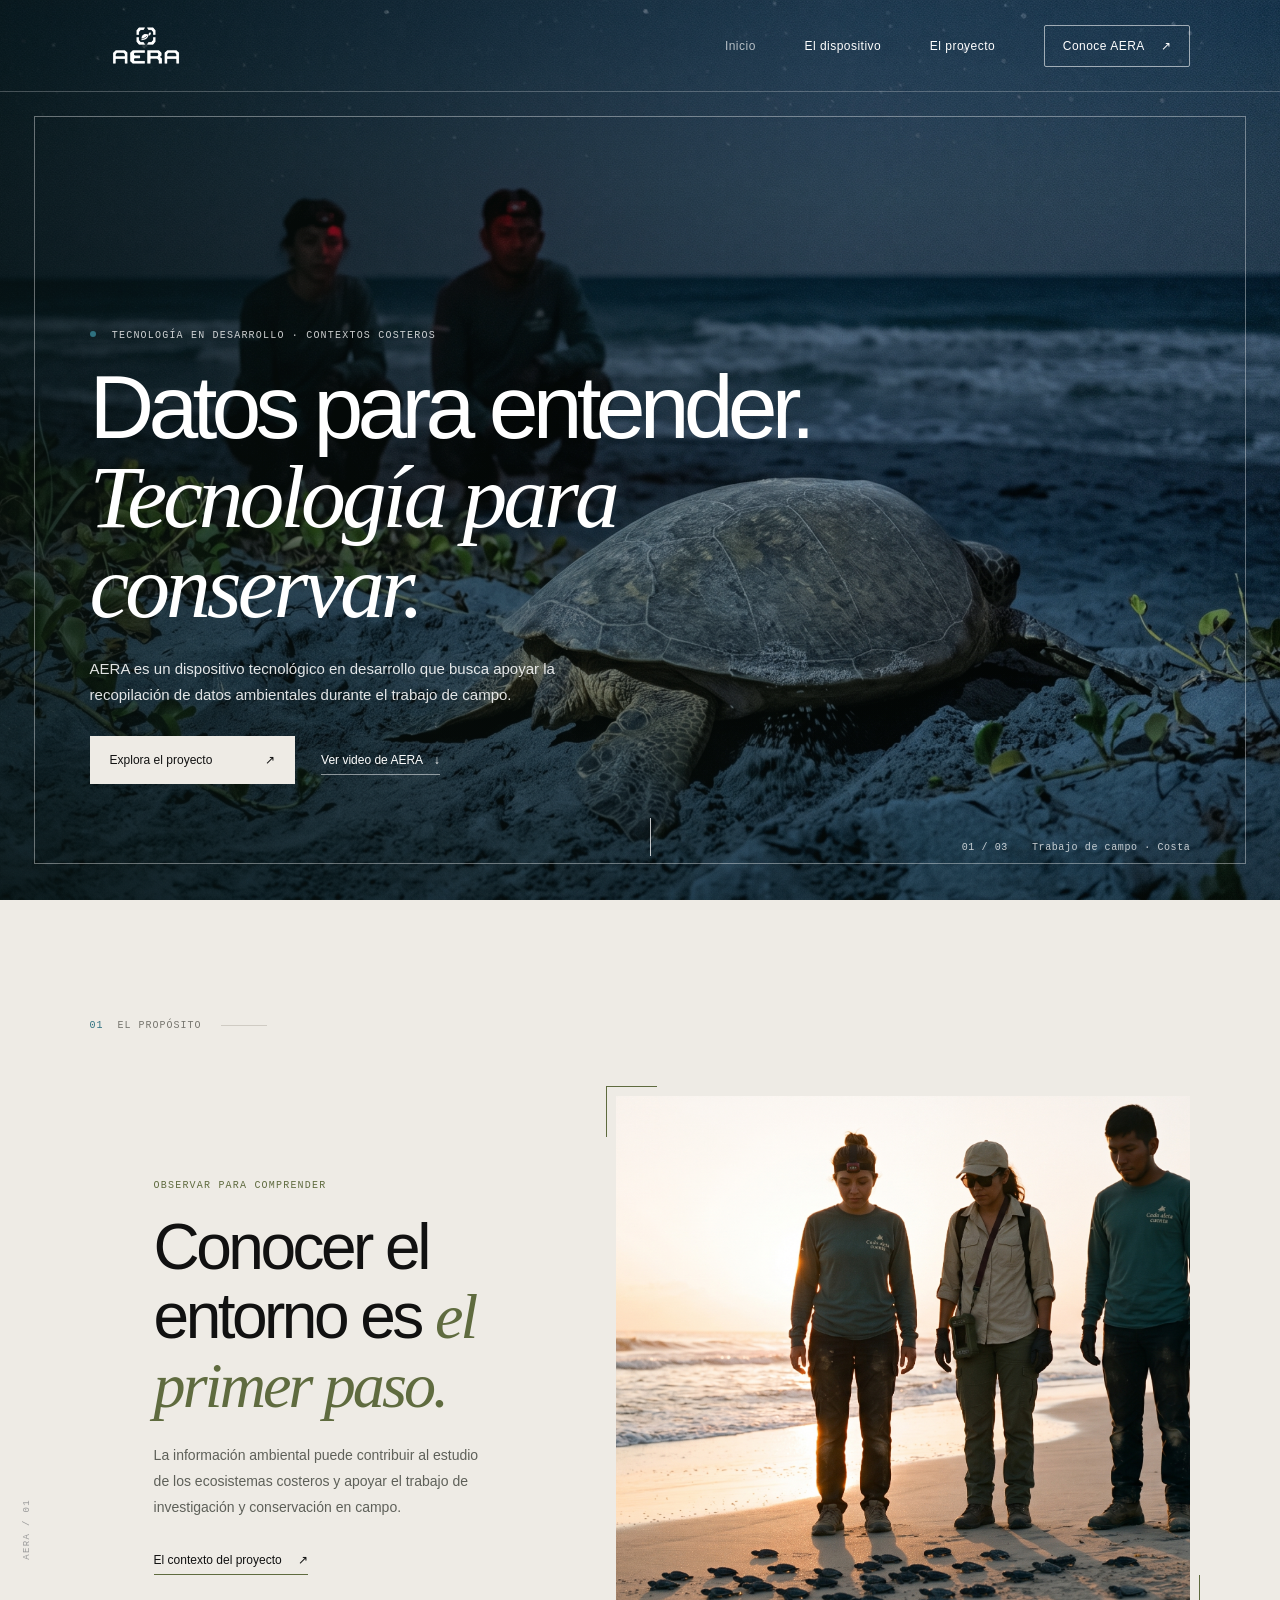
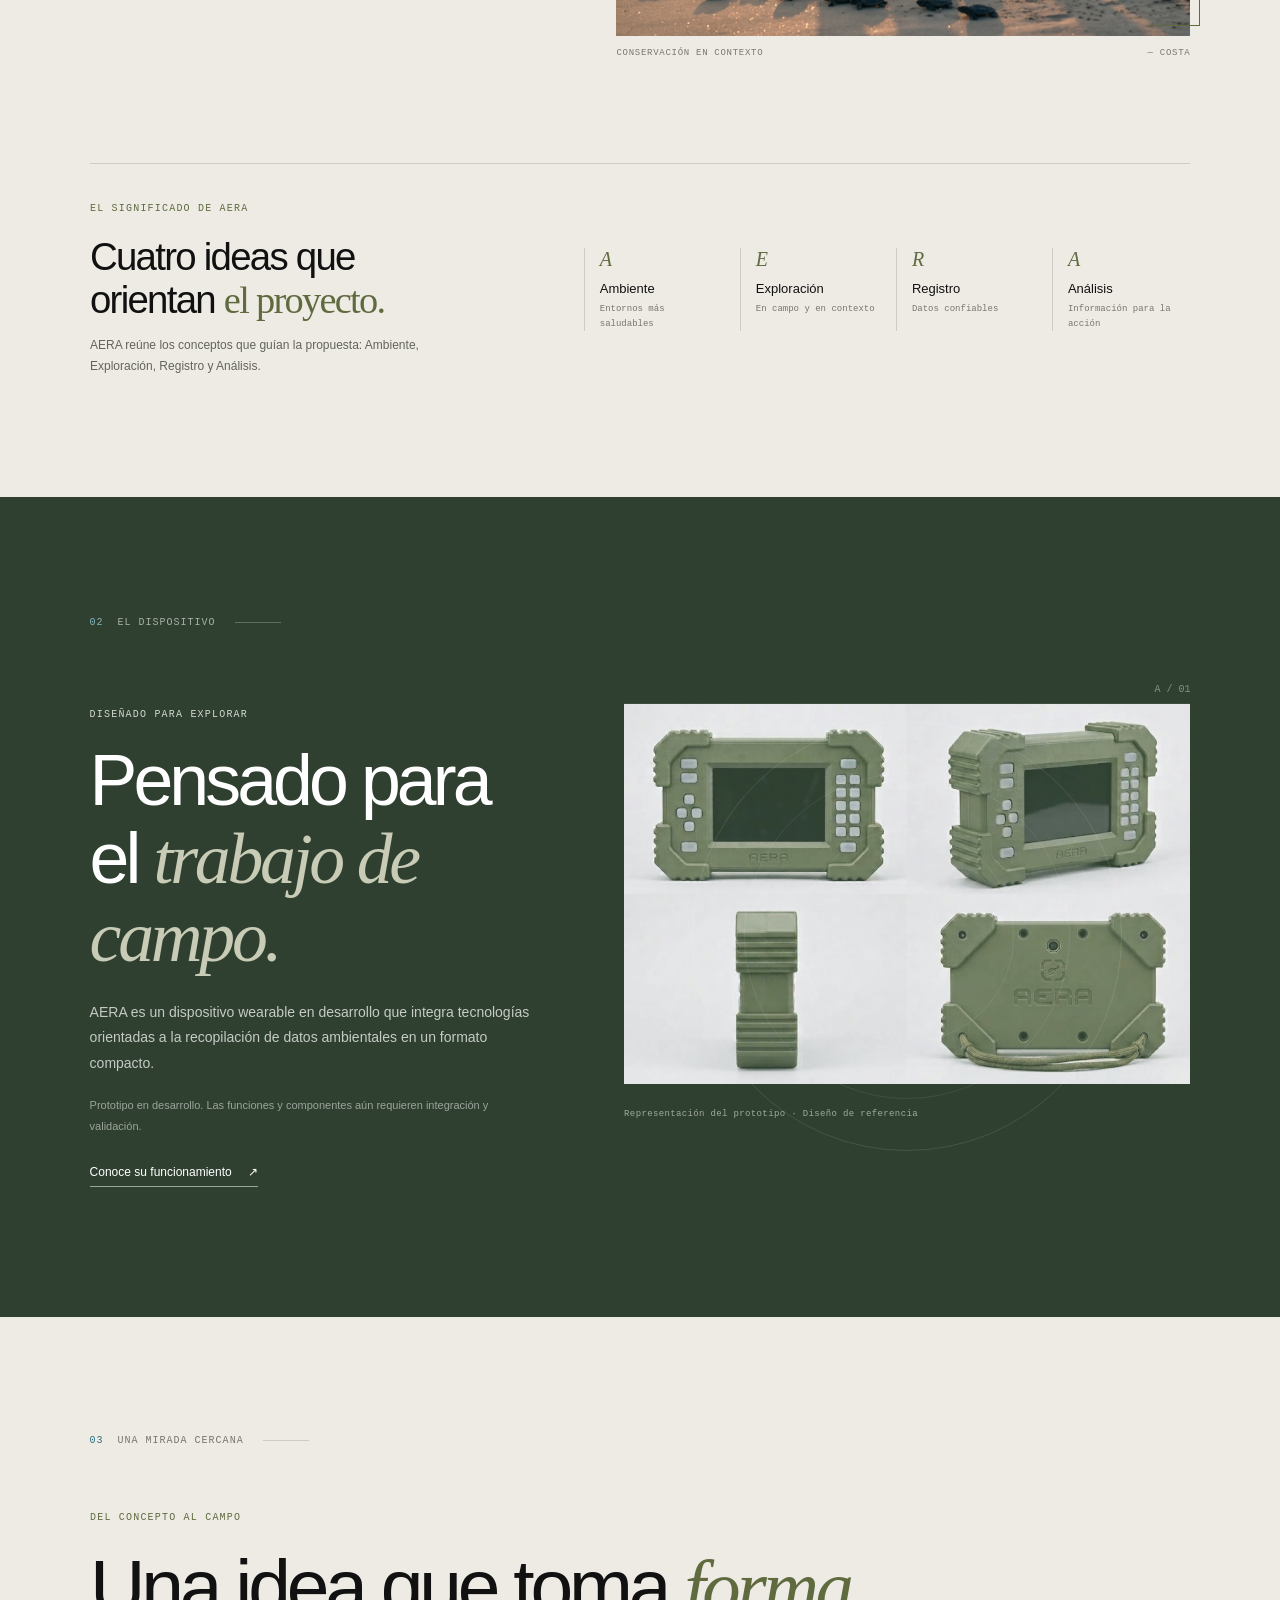
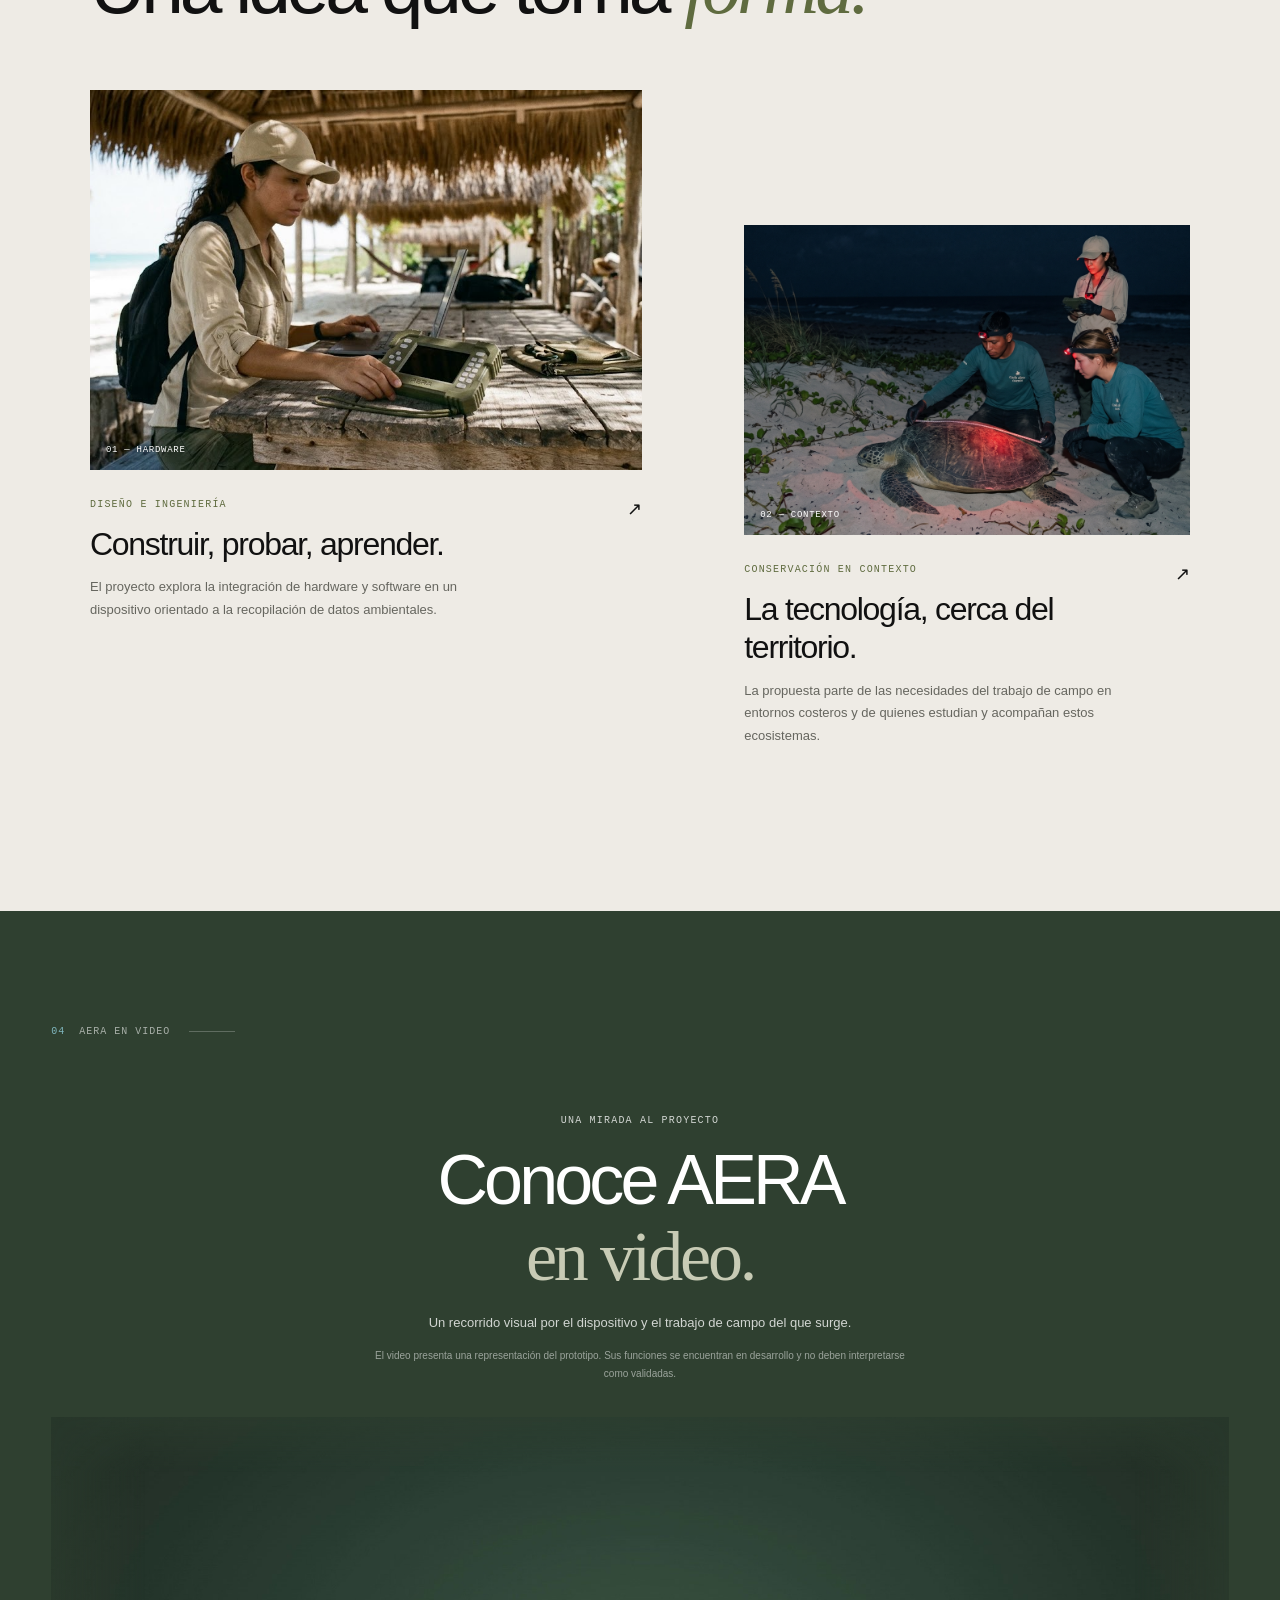
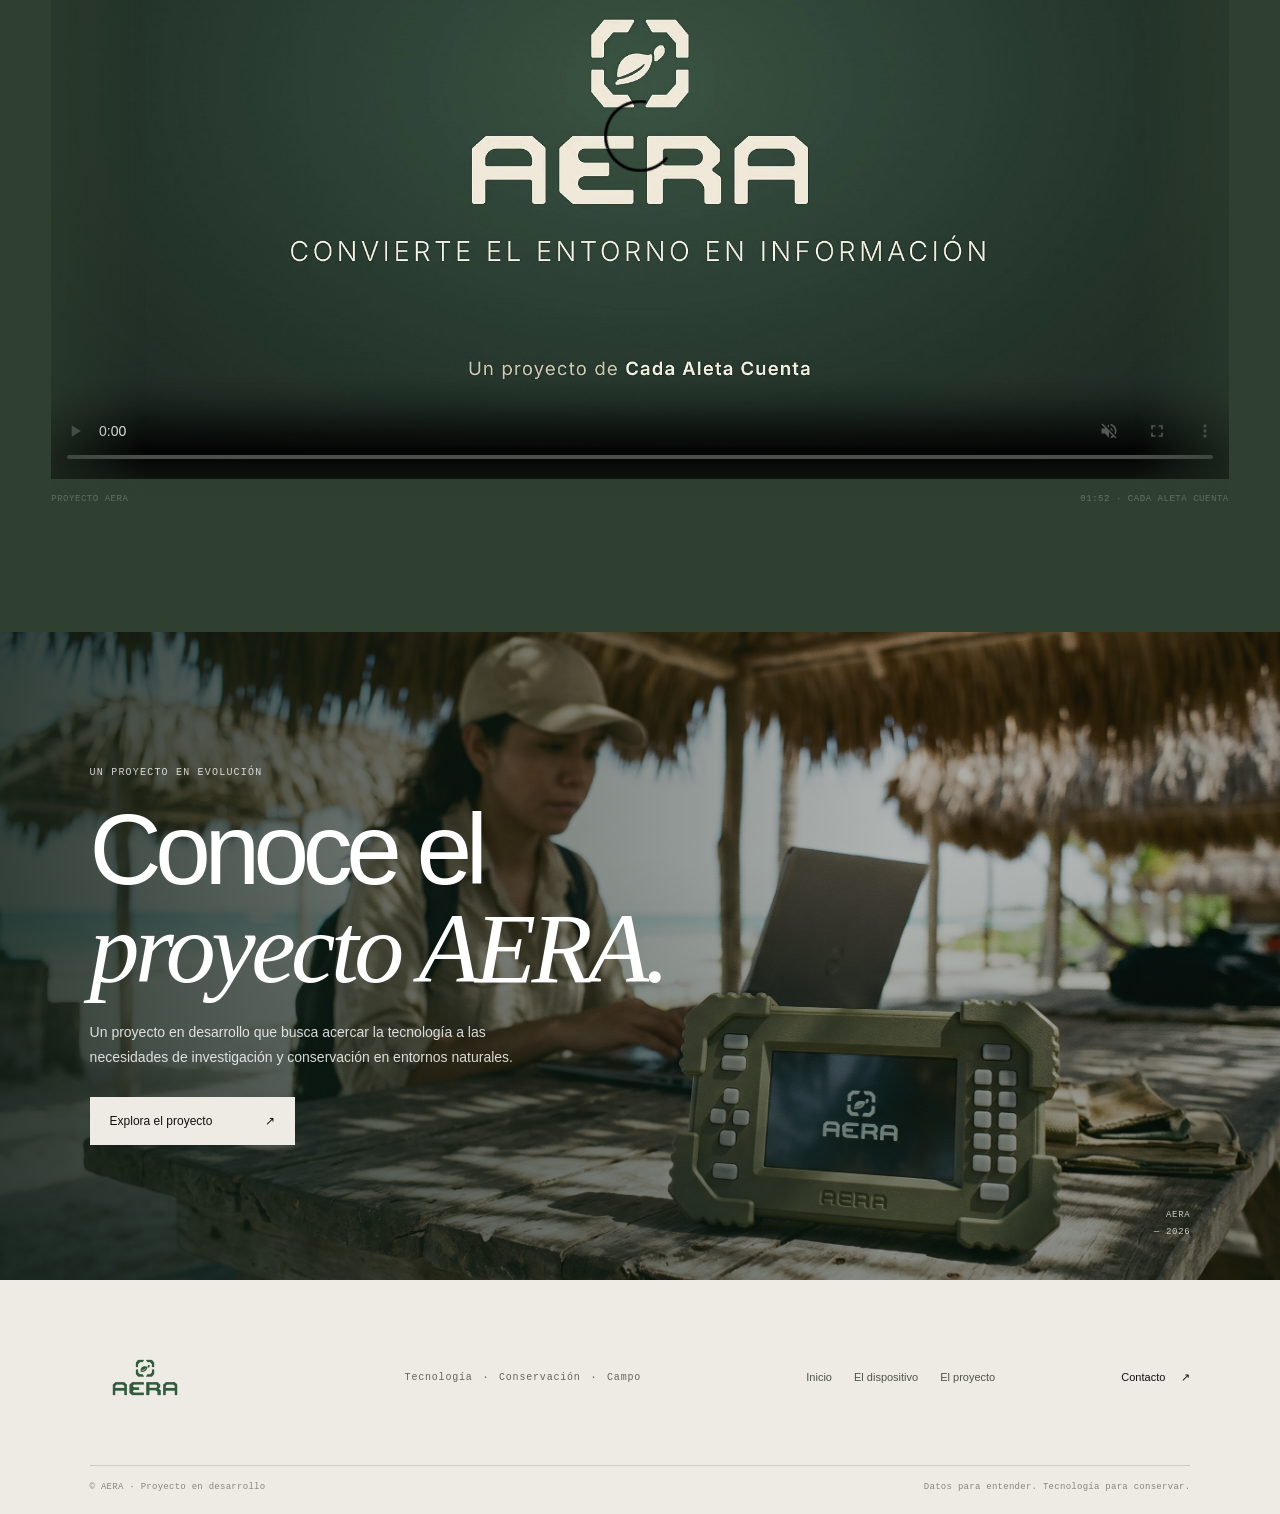
<file: index.html>
<!doctype html>
<html lang="es">
<head>
  <meta charset="utf-8">
  <meta name="viewport" content="width=device-width, initial-scale=1">
  <meta name="theme-color" content="#2f4030">
  <meta name="description" content="AERA es un dispositivo tecnológico en desarrollo para apoyar la recopilación de datos ambientales durante el trabajo de campo.">
  <title>AERA — Datos para entender. Tecnología para conservar.</title>
  <link rel="icon" href="assets/brand/AERA%20LOGO%20VERDE.png">
  <link rel="stylesheet" href="assets/css/site.css?v=20261023-video">
  <link rel="stylesheet" href="assets/css/promo-section.css">
  <script src="assets/js/site.js" defer></script>
</head>
<body>
  <a class="skip-link" href="#contenido">Saltar al contenido</a>
  <header class="site-header">
    <a class="brand" href="index.html" aria-label="AERA, inicio"><img src="assets/brand/AERA%20LOGO%20NEGRO%20(1).png" alt="AERA"></a>
    <button class="menu-toggle" aria-expanded="false" aria-controls="site-nav" aria-label="Abrir menú"><span></span><span></span></button>
    <nav class="site-nav" id="site-nav" aria-label="Navegación principal">
      <a aria-current="page" href="index.html">Inicio</a><a href="dispositivo.html">El dispositivo</a><a href="proyecto.html">El proyecto</a><a class="nav-cta" href="proyecto.html">Conoce AERA <span aria-hidden="true">↗</span></a>
    </nav>
  </header>
  <main id="contenido">
    <section class="hero" aria-labelledby="hero-title">
      <img class="hero-image" src="assets/enviroment/toma04_tortuga_anidando.jpeg" alt="Tortuga marina en la playa durante una jornada de conservación nocturna">
      <div class="hero-shade"></div>
      <div class="hero-frame" aria-hidden="true"></div>
      <div class="hero-content">
        <p class="eyebrow eyebrow-light"><span class="eyebrow-dot"></span> Tecnología en desarrollo · Contextos costeros</p>
        <h1 id="hero-title">Datos para entender.<br><em>Tecnología para conservar.</em></h1>
        <p class="hero-copy">AERA es un dispositivo tecnológico en desarrollo que busca apoyar la recopilación de datos ambientales durante el trabajo de campo.</p>
        <a class="button button-light" href="proyecto.html">Explora el proyecto <span aria-hidden="true">↗</span></a>
        <a class="hero-video-link" href="#video">Ver video de AERA <span aria-hidden="true">↓</span></a>
      </div>
      <div class="hero-caption"><span>01 / 03</span><span>Trabajo de campo · Costa</span></div>
      <a class="scroll-cue" href="#proposito" aria-label="Desplazarse a conocer el propósito"><span></span></a>
    </section>

    <section class="section purpose" id="proposito">
      <div class="section-label"><span>01</span><span>El propósito</span><i></i></div>
      <div class="purpose-grid">
        <div class="purpose-copy">
          <p class="eyebrow">Observar para comprender</p>
          <h2>Conocer el entorno es <em>el primer paso.</em></h2>
          <p>La información ambiental puede contribuir al estudio de los ecosistemas costeros y apoyar el trabajo de investigación y conservación en campo.</p>
          <a class="text-link" href="proyecto.html">El contexto del proyecto <span aria-hidden="true">↗</span></a>
        </div>
        <figure class="purpose-image image-corner">
          <img src="assets/enviroment/toma17_crias_amanecer.jpeg" alt="Equipo de campo acompaña a pequeñas tortugas marinas en la playa al amanecer" loading="lazy">
          <figcaption><span>Conservación en contexto</span><span>— Costa</span></figcaption>
        </figure>
      </div>
      <div class="aera-name" aria-labelledby="aera-name-title">
        <div class="aera-name-intro"><p class="eyebrow">El significado de AERA</p><h3 id="aera-name-title">Cuatro ideas que orientan <em>el proyecto.</em></h3><p>AERA reúne los conceptos que guían la propuesta: Ambiente, Exploración, Registro y Análisis.</p></div>
        <div class="aera-concepts" aria-label="Ambiente, Exploración, Registro y Análisis">
          <article><span>A</span><h4>Ambiente</h4><p>Entornos más saludables</p></article>
          <article><span>E</span><h4>Exploración</h4><p>En campo y en contexto</p></article>
          <article><span>R</span><h4>Registro</h4><p>Datos confiables</p></article>
          <article><span>A</span><h4>Análisis</h4><p>Información para la acción</p></article>
        </div>
      </div>
      <div class="side-note" aria-hidden="true">AERA / 01</div>
    </section>

    <section class="device-section section-dark">
      <div class="device-grid">
        <div class="device-copy">
          <div class="section-label section-label-light"><span>02</span><span>El dispositivo</span><i></i></div>
          <p class="eyebrow eyebrow-light">Diseñado para explorar</p>
          <h2>Pensado para el <em>trabajo de campo.</em></h2>
          <p>AERA es un dispositivo wearable en desarrollo que integra tecnologías orientadas a la recopilación de datos ambientales en un formato compacto.</p>
          <p class="fine-print">Prototipo en desarrollo. Las funciones y componentes aún requieren integración y validación.</p>
          <a class="text-link text-link-light" href="dispositivo.html">Conoce su funcionamiento <span aria-hidden="true">↗</span></a>
        </div>
        <figure class="device-visual">
          <div class="device-orbit" aria-hidden="true"></div>
          <img src="assets/product/AERA_referencia_final.png" alt="Render del prototipo AERA visto desde cuatro ángulos" loading="lazy">
          <figcaption>Representación del prototipo · Diseño de referencia</figcaption>
          <span class="device-index" aria-hidden="true">A / 01</span>
        </figure>
      </div>
    </section>

    <section class="section features">
      <div class="section-label"><span>03</span><span>Una mirada cercana</span><i></i></div>
      <div class="feature-heading"><p class="eyebrow">Del concepto al campo</p><h2>Una idea que toma <em>forma.</em></h2></div>
      <div class="feature-grid">
        <article class="feature-card feature-card-large">
          <a class="feature-image" href="dispositivo.html" aria-label="Conoce el diseño y la ingeniería de AERA"><img src="assets/enviroment/toma18_deja_aera_mesa.png" alt="Prototipo AERA colocado sobre una mesa durante el trabajo de campo" loading="lazy"><span class="image-number">01 — HARDWARE</span></a>
          <div class="feature-text"><p class="eyebrow">Diseño e ingeniería</p><h3>Construir, probar, aprender.</h3><p>El proyecto explora la integración de hardware y software en un dispositivo orientado a la recopilación de datos ambientales.</p><a class="arrow-link" href="dispositivo.html" aria-label="Leer sobre diseño e ingeniería">↗</a></div>
        </article>
        <article class="feature-card feature-card-offset">
          <a class="feature-image" href="proyecto.html" aria-label="Conoce el contexto de conservación"><img src="assets/enviroment/toma09_medicion.jpeg" alt="Equipo de conservación realiza observaciones en una tortuga marina" loading="lazy"><span class="image-number">02 — CONTEXTO</span></a>
          <div class="feature-text"><p class="eyebrow">Conservación en contexto</p><h3>La tecnología, cerca del territorio.</h3><p>La propuesta parte de las necesidades del trabajo de campo en entornos costeros y de quienes estudian y acompañan estos ecosistemas.</p><a class="arrow-link" href="proyecto.html" aria-label="Leer sobre conservación en contexto">↗</a></div>
        </article>
      </div>
    </section>

    <section class="promo-section" id="video" aria-labelledby="promo-title">
      <div class="section-label section-label-light"><span>04</span><span>AERA en video</span><i></i></div>
      <div class="promo-grid">
        <div class="promo-copy">
          <p class="eyebrow eyebrow-light">Una mirada al proyecto</p>
          <h2 id="promo-title">Conoce AERA<br><em>en video.</em></h2>
          <p>Un recorrido visual por el dispositivo y el trabajo de campo del que surge.</p>
          <p class="promo-disclaimer">El video presenta una representación del prototipo. Sus funciones se encuentran en desarrollo y no deben interpretarse como validadas.</p>
        </div>
        <figure class="promo-media">
          <video class="promo-video" controls muted playsinline preload="none" poster="assets/enviroment/AERA_promo_poster.jpg" aria-label="Video promocional de AERA, producto del proyecto Cada aleta cuenta">
            <source src="assets/enviroment/AERA_promo_v1.mp4" type="video/mp4">
            Tu navegador no puede reproducir este video.
          </video>
          <figcaption><span>Proyecto AERA</span><span>01:52 · Cada aleta cuenta</span></figcaption>
        </figure>
      </div>
    </section>

    <section class="project-band">
      <img src="assets/enviroment/toma21_hero_palapa.jpeg" alt="Espacio de trabajo en un entorno de costa" loading="lazy">
      <div class="project-band-shade"></div><div class="project-band-content"><p class="eyebrow eyebrow-light">Un proyecto en evolución</p><h2>Conoce el<br><em>proyecto AERA.</em></h2><p>Un proyecto en desarrollo que busca acercar la tecnología a las necesidades de investigación y conservación en entornos naturales.</p><a class="button button-light" href="proyecto.html">Explora el proyecto <span aria-hidden="true">↗</span></a></div>
      <div class="band-mark" aria-hidden="true">AERA<br>— 2026</div>
    </section>
  </main>
  <footer class="site-footer">
    <div class="footer-main"><a class="footer-brand" href="index.html"><img src="assets/brand/AERA%20LOGO%20VERDE.png" alt="AERA"></a><p class="footer-motto">Tecnología <span>·</span> Conservación <span>·</span> Campo</p><nav class="footer-nav" aria-label="Navegación del pie de página"><a href="index.html">Inicio</a><a href="dispositivo.html">El dispositivo</a><a href="proyecto.html">El proyecto</a></nav><a class="footer-contact" href="proyecto.html#contacto">Contacto <span aria-hidden="true">↗</span></a></div>
    <div class="footer-bottom"><span>© AERA · Proyecto en desarrollo</span><span>Datos para entender. Tecnología para conservar.</span></div>
  </footer>
</body>
</html>
</file>
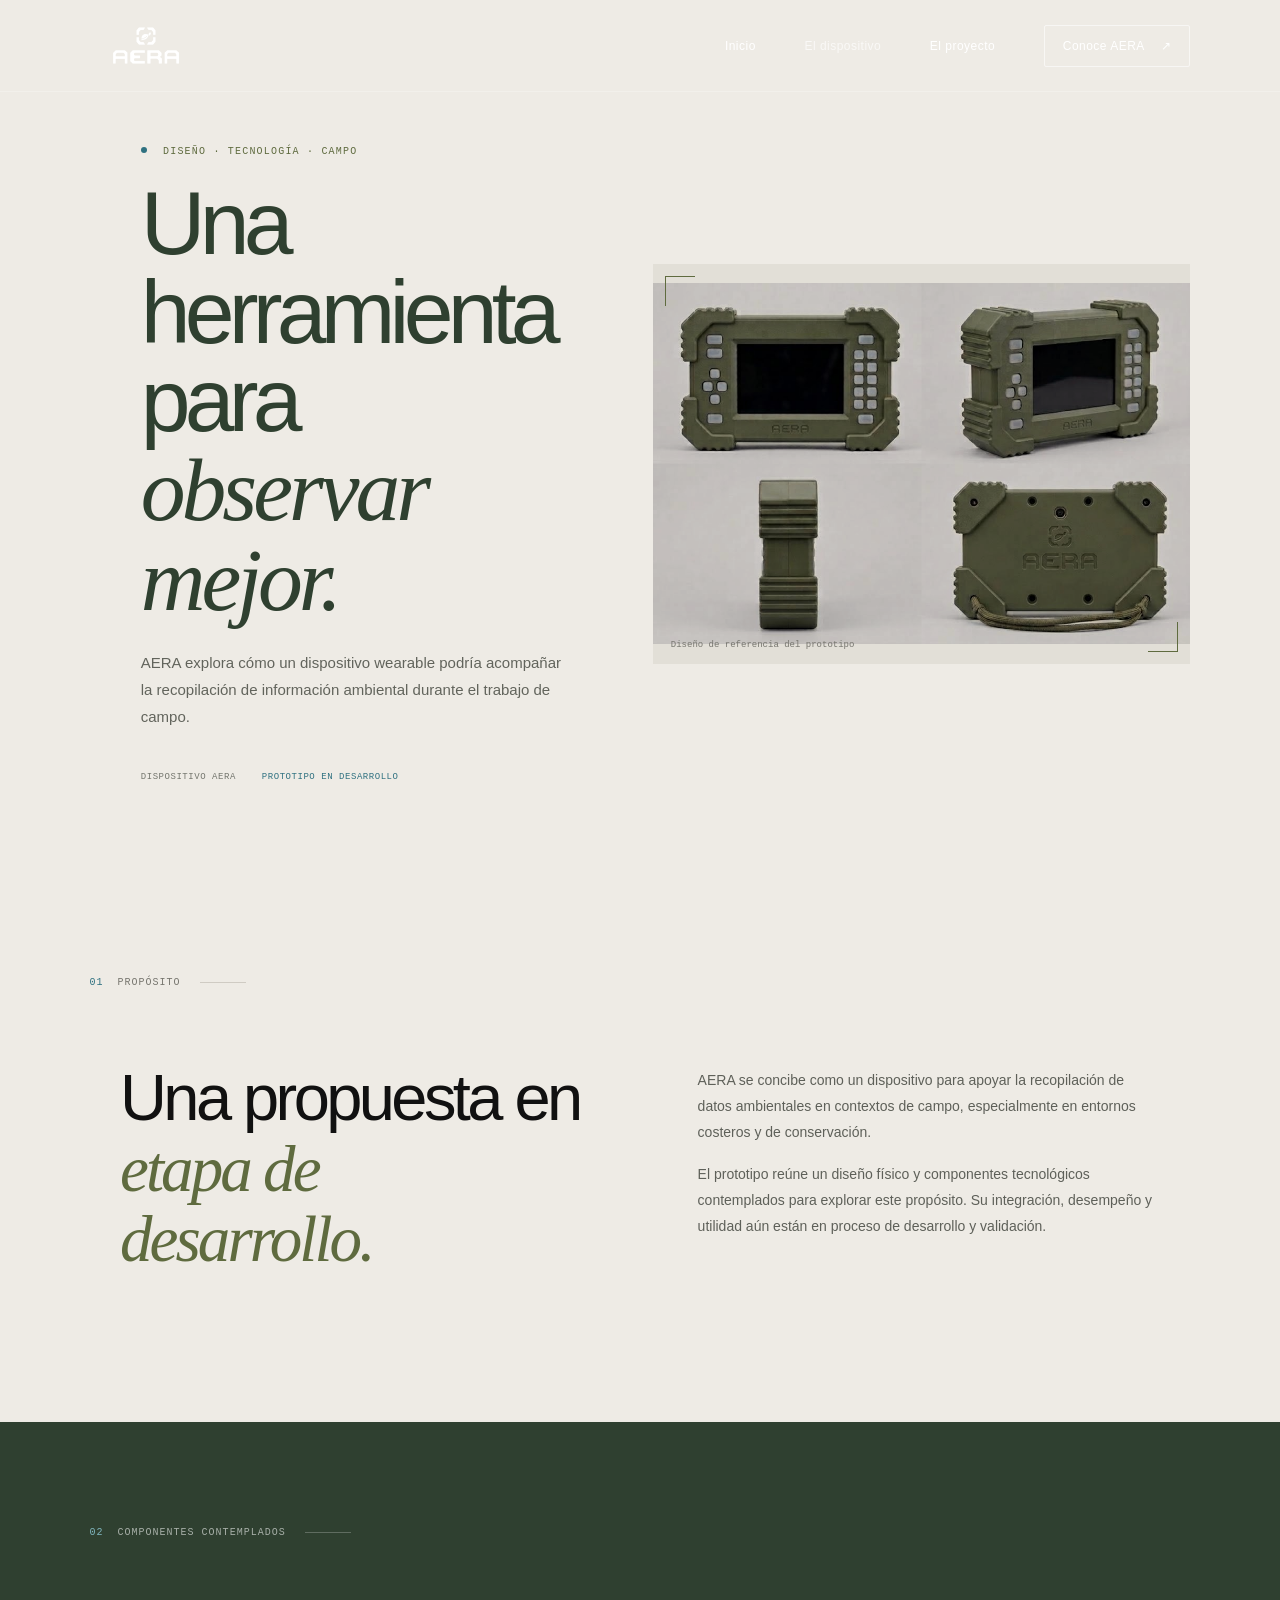
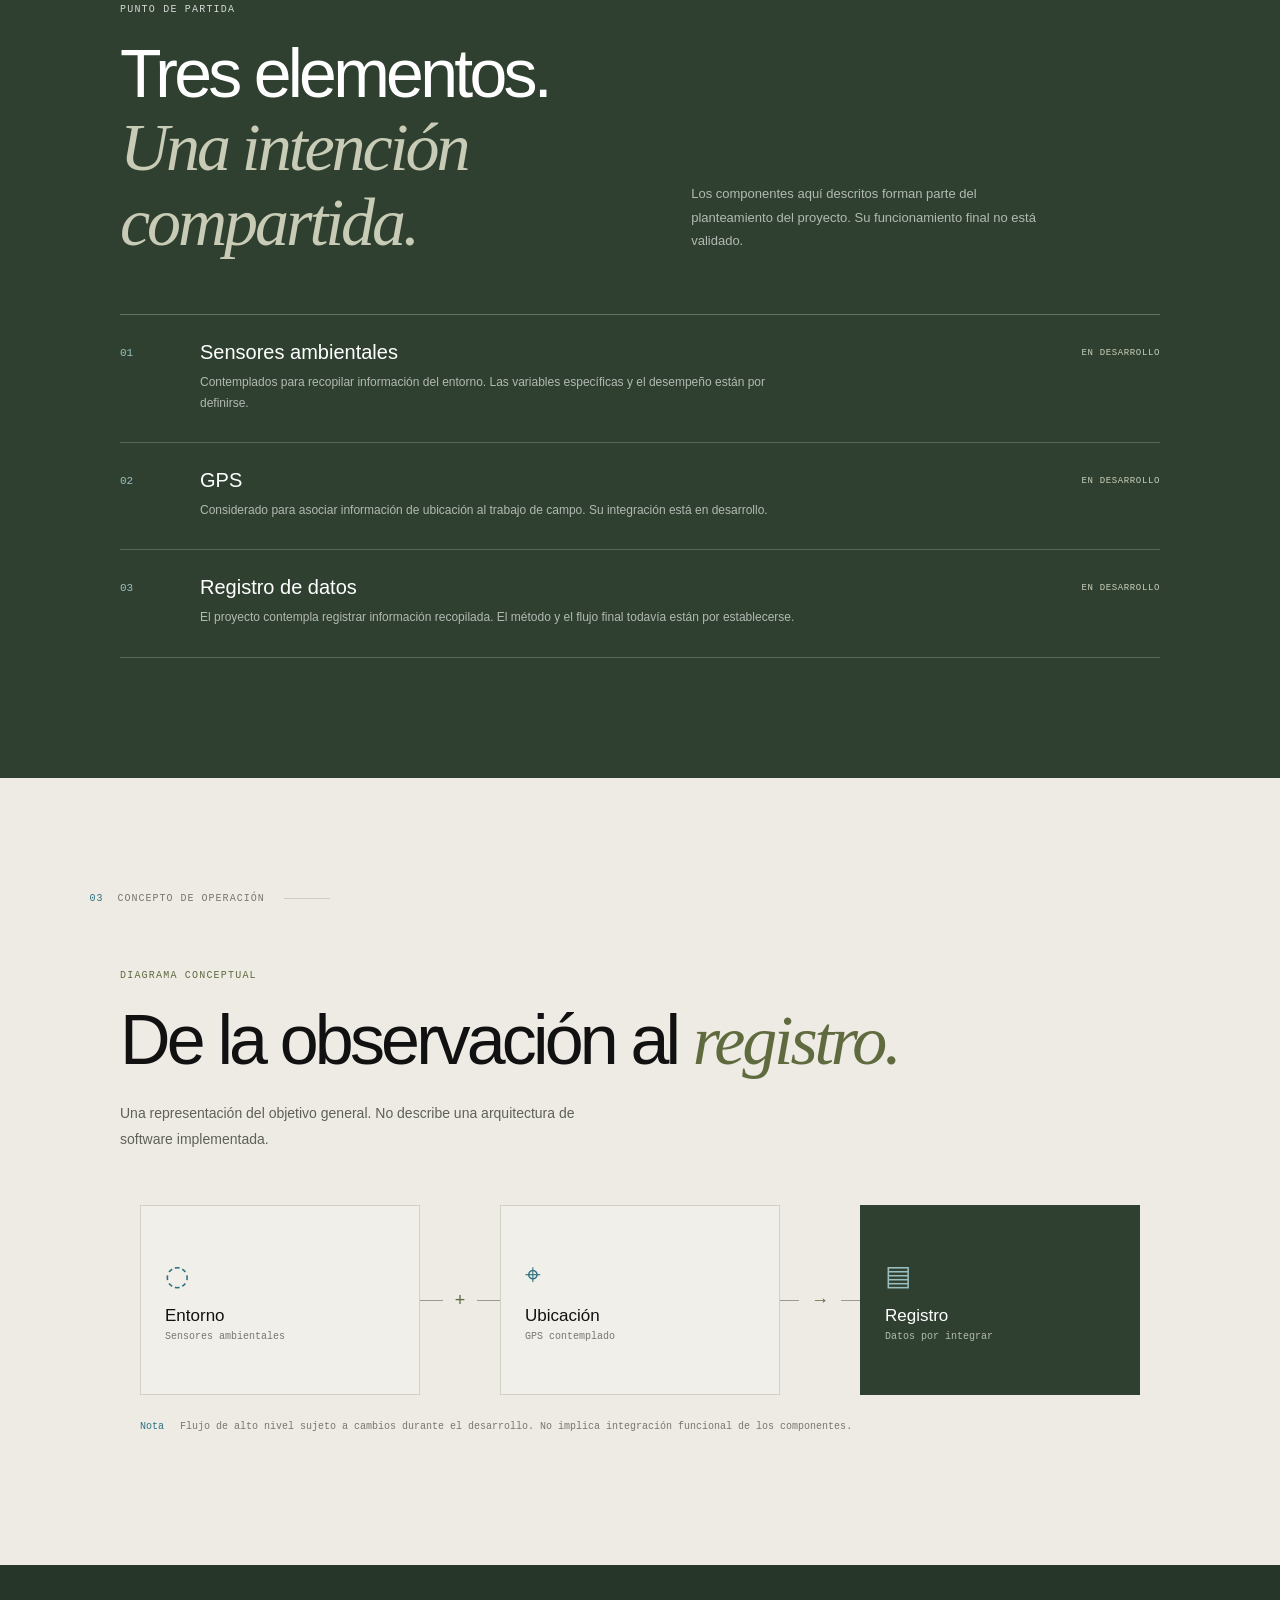
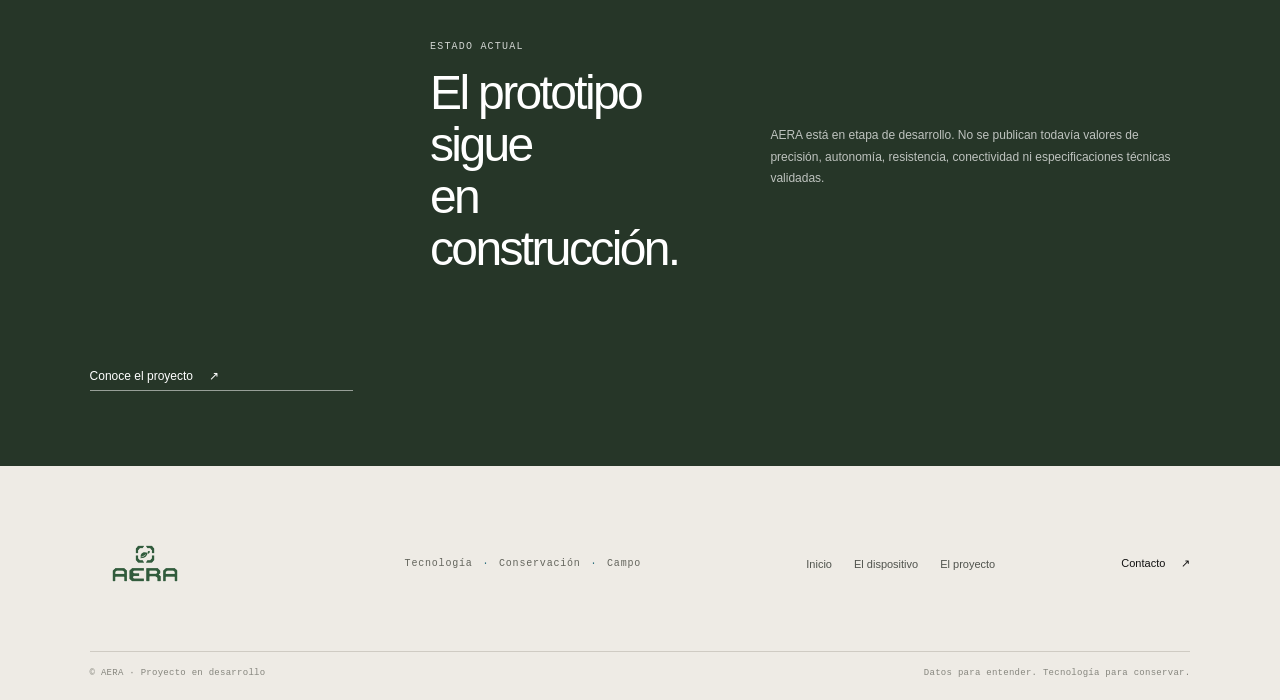
<file: dispositivo.html>
<!doctype html>
<html lang="es">
<head>
  <meta charset="utf-8"><meta name="viewport" content="width=device-width, initial-scale=1"><meta name="theme-color" content="#2f4030">
  <meta name="description" content="Conoce el propósito, los componentes contemplados y la etapa de desarrollo del dispositivo AERA.">
  <title>El dispositivo — AERA</title><link rel="icon" href="assets/brand/AERA%20LOGO%20VERDE.png"><link rel="stylesheet" href="assets/css/site.css"><script src="assets/js/site.js" defer></script>
</head>
<body><a class="skip-link" href="#contenido">Saltar al contenido</a>
  <header class="site-header"><a class="brand" href="index.html" aria-label="AERA, inicio"><img src="assets/brand/AERA%20LOGO%20NEGRO%20(1).png" alt="AERA"></a><button class="menu-toggle" aria-expanded="false" aria-controls="site-nav" aria-label="Abrir menú"><span></span><span></span></button><nav class="site-nav" id="site-nav" aria-label="Navegación principal"><a href="index.html">Inicio</a><a aria-current="page" href="dispositivo.html">El dispositivo</a><a href="proyecto.html">El proyecto</a><a class="nav-cta" href="proyecto.html">Conoce AERA <span aria-hidden="true">↗</span></a></nav></header>
  <main id="contenido">
    <section class="page-hero device-page-hero"><div class="page-hero-copy"><p class="eyebrow"><span class="eyebrow-dot"></span> Diseño · Tecnología · Campo</p><h1>Una herramienta<br>para <em>observar mejor.</em></h1><p>AERA explora cómo un dispositivo wearable podría acompañar la recopilación de información ambiental durante el trabajo de campo.</p><div class="page-meta"><span>Dispositivo AERA</span><span>Prototipo en desarrollo</span></div></div><figure class="page-product"><img src="assets/product/AERA_referencia_final.png" alt="Render del prototipo AERA mostrado desde varios ángulos"><figcaption>Diseño de referencia del prototipo</figcaption><span class="corner corner-tl"></span><span class="corner corner-br"></span></figure></section>
    <section class="section device-overview"><div class="section-label"><span>01</span><span>Propósito</span><i></i></div><div class="overview-grid"><h2>Una propuesta en<br><em>etapa de desarrollo.</em></h2><div><p>AERA se concibe como un dispositivo para apoyar la recopilación de datos ambientales en contextos de campo, especialmente en entornos costeros y de conservación.</p><p>El prototipo reúne un diseño físico y componentes tecnológicos contemplados para explorar este propósito. Su integración, desempeño y utilidad aún están en proceso de desarrollo y validación.</p></div></div></section>
    <section class="components-section section-dark"><div class="section-label section-label-light"><span>02</span><span>Componentes contemplados</span><i></i></div><div class="components-intro"><p class="eyebrow eyebrow-light">Punto de partida</p><h2>Tres elementos.<br><em>Una intención compartida.</em></h2><p>Los componentes aquí descritos forman parte del planteamiento del proyecto. Su funcionamiento final no está validado.</p></div><div class="component-list"><article><span class="component-index">01</span><div><h3>Sensores ambientales</h3><p>Contemplados para recopilar información del entorno. Las variables específicas y el desempeño están por definirse.</p></div><span class="component-status">En desarrollo</span></article><article><span class="component-index">02</span><div><h3>GPS</h3><p>Considerado para asociar información de ubicación al trabajo de campo. Su integración está en desarrollo.</p></div><span class="component-status">En desarrollo</span></article><article><span class="component-index">03</span><div><h3>Registro de datos</h3><p>El proyecto contempla registrar información recopilada. El método y el flujo final todavía están por establecerse.</p></div><span class="component-status">En desarrollo</span></article></div></section>
    <section class="section flow-section"><div class="section-label"><span>03</span><span>Concepto de operación</span><i></i></div><div class="flow-heading"><p class="eyebrow">Diagrama conceptual</p><h2>De la observación al <em>registro.</em></h2><p>Una representación del objetivo general. No describe una arquitectura de software implementada.</p></div><div class="flow-diagram" aria-label="Flujo conceptual desde sensores ambientales y ubicación GPS hacia el registro de datos"><div class="flow-node"><span class="flow-symbol">◌</span><h3>Entorno</h3><p>Sensores ambientales</p></div><span class="flow-connector"><span>+</span></span><div class="flow-node"><span class="flow-symbol">⌖</span><h3>Ubicación</h3><p>GPS contemplado</p></div><span class="flow-connector"><span>→</span></span><div class="flow-node flow-node-accent"><span class="flow-symbol">▤</span><h3>Registro</h3><p>Datos por integrar</p></div></div><p class="diagram-note"><span>Nota</span> Flujo de alto nivel sujeto a cambios durante el desarrollo. No implica integración funcional de los componentes.</p></section>
    <section class="device-note"><span class="status-mark"></span><div><p class="eyebrow eyebrow-light">Estado actual</p><h2>El prototipo sigue<br>en construcción.</h2></div><p>AERA está en etapa de desarrollo. No se publican todavía valores de precisión, autonomía, resistencia, conectividad ni especificaciones técnicas validadas.</p><a class="text-link text-link-light" href="proyecto.html">Conoce el proyecto <span aria-hidden="true">↗</span></a></section>
  </main>
  <footer class="site-footer"><div class="footer-main"><a class="footer-brand" href="index.html"><img src="assets/brand/AERA%20LOGO%20VERDE.png" alt="AERA"></a><p class="footer-motto">Tecnología <span>·</span> Conservación <span>·</span> Campo</p><nav class="footer-nav" aria-label="Navegación del pie de página"><a href="index.html">Inicio</a><a href="dispositivo.html">El dispositivo</a><a href="proyecto.html">El proyecto</a></nav><a class="footer-contact" href="proyecto.html#contacto">Contacto <span aria-hidden="true">↗</span></a></div><div class="footer-bottom"><span>© AERA · Proyecto en desarrollo</span><span>Datos para entender. Tecnología para conservar.</span></div></footer>
</body></html>
</file>
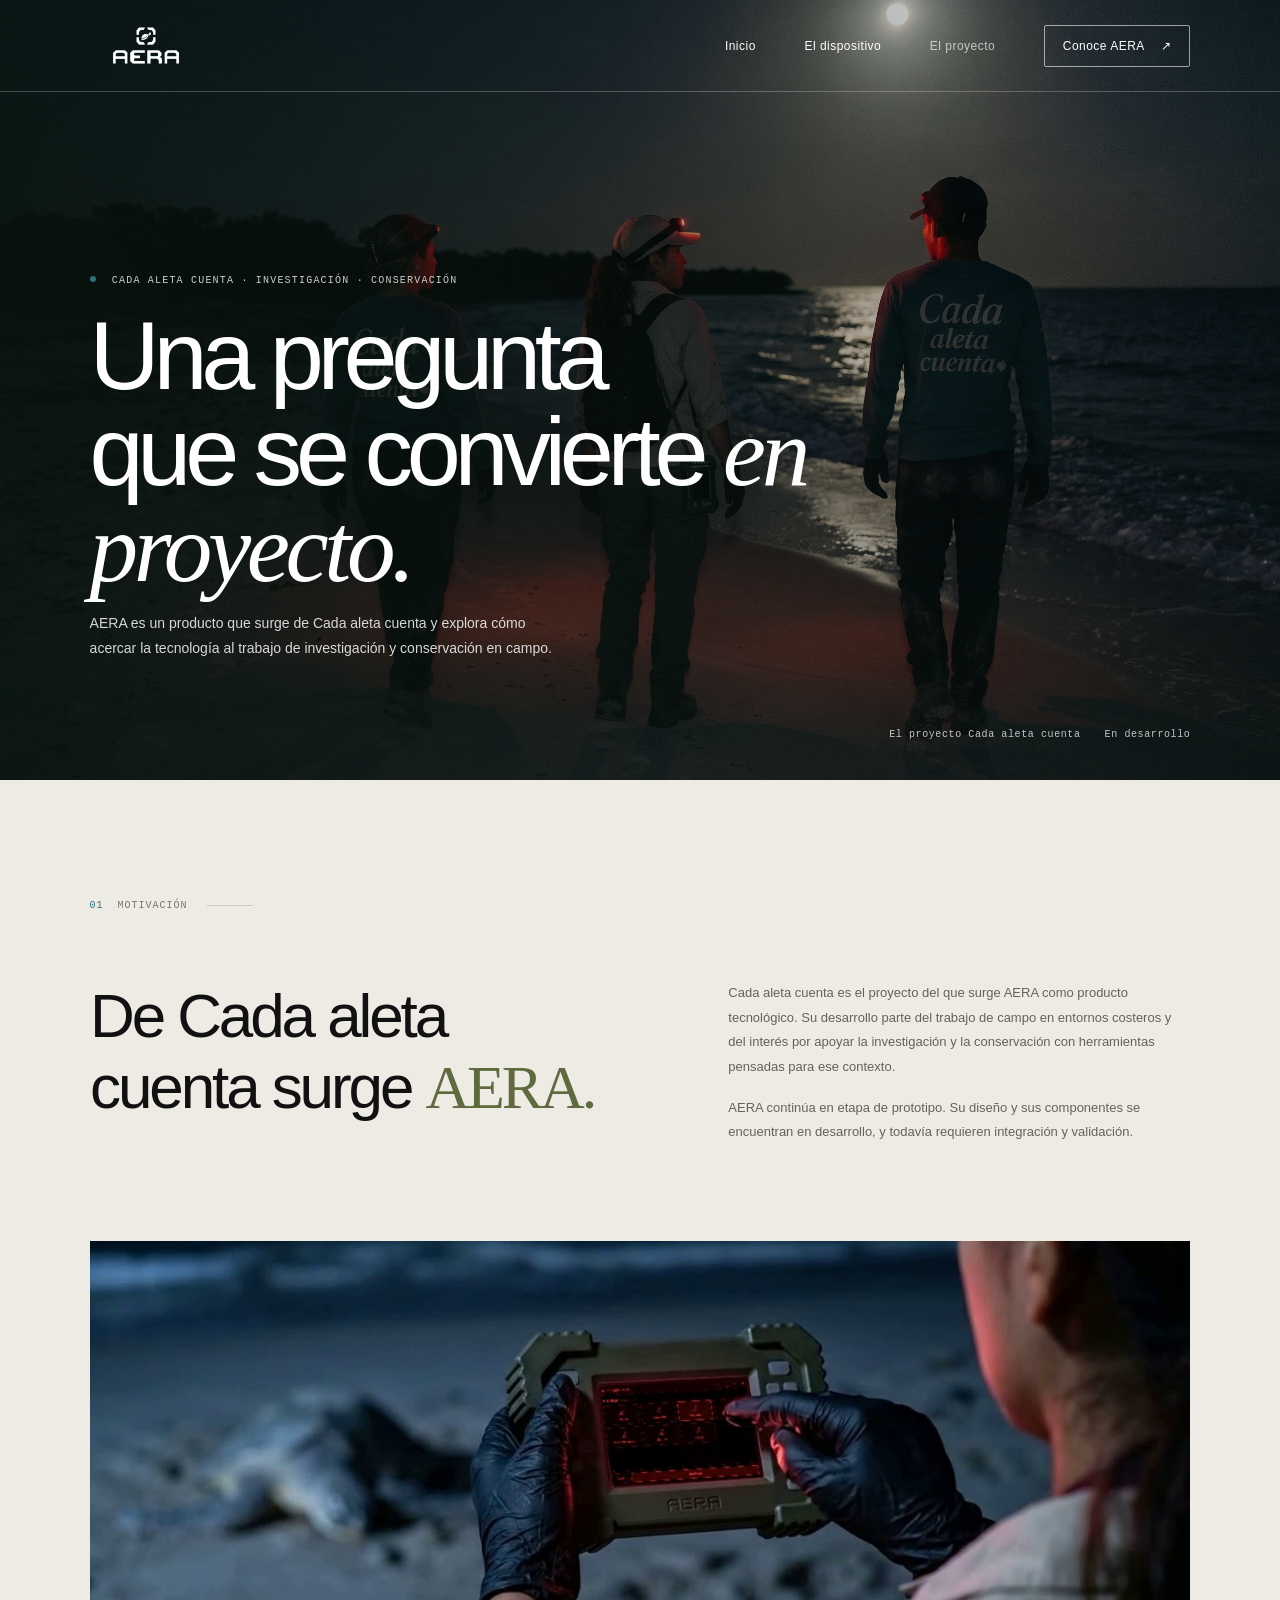
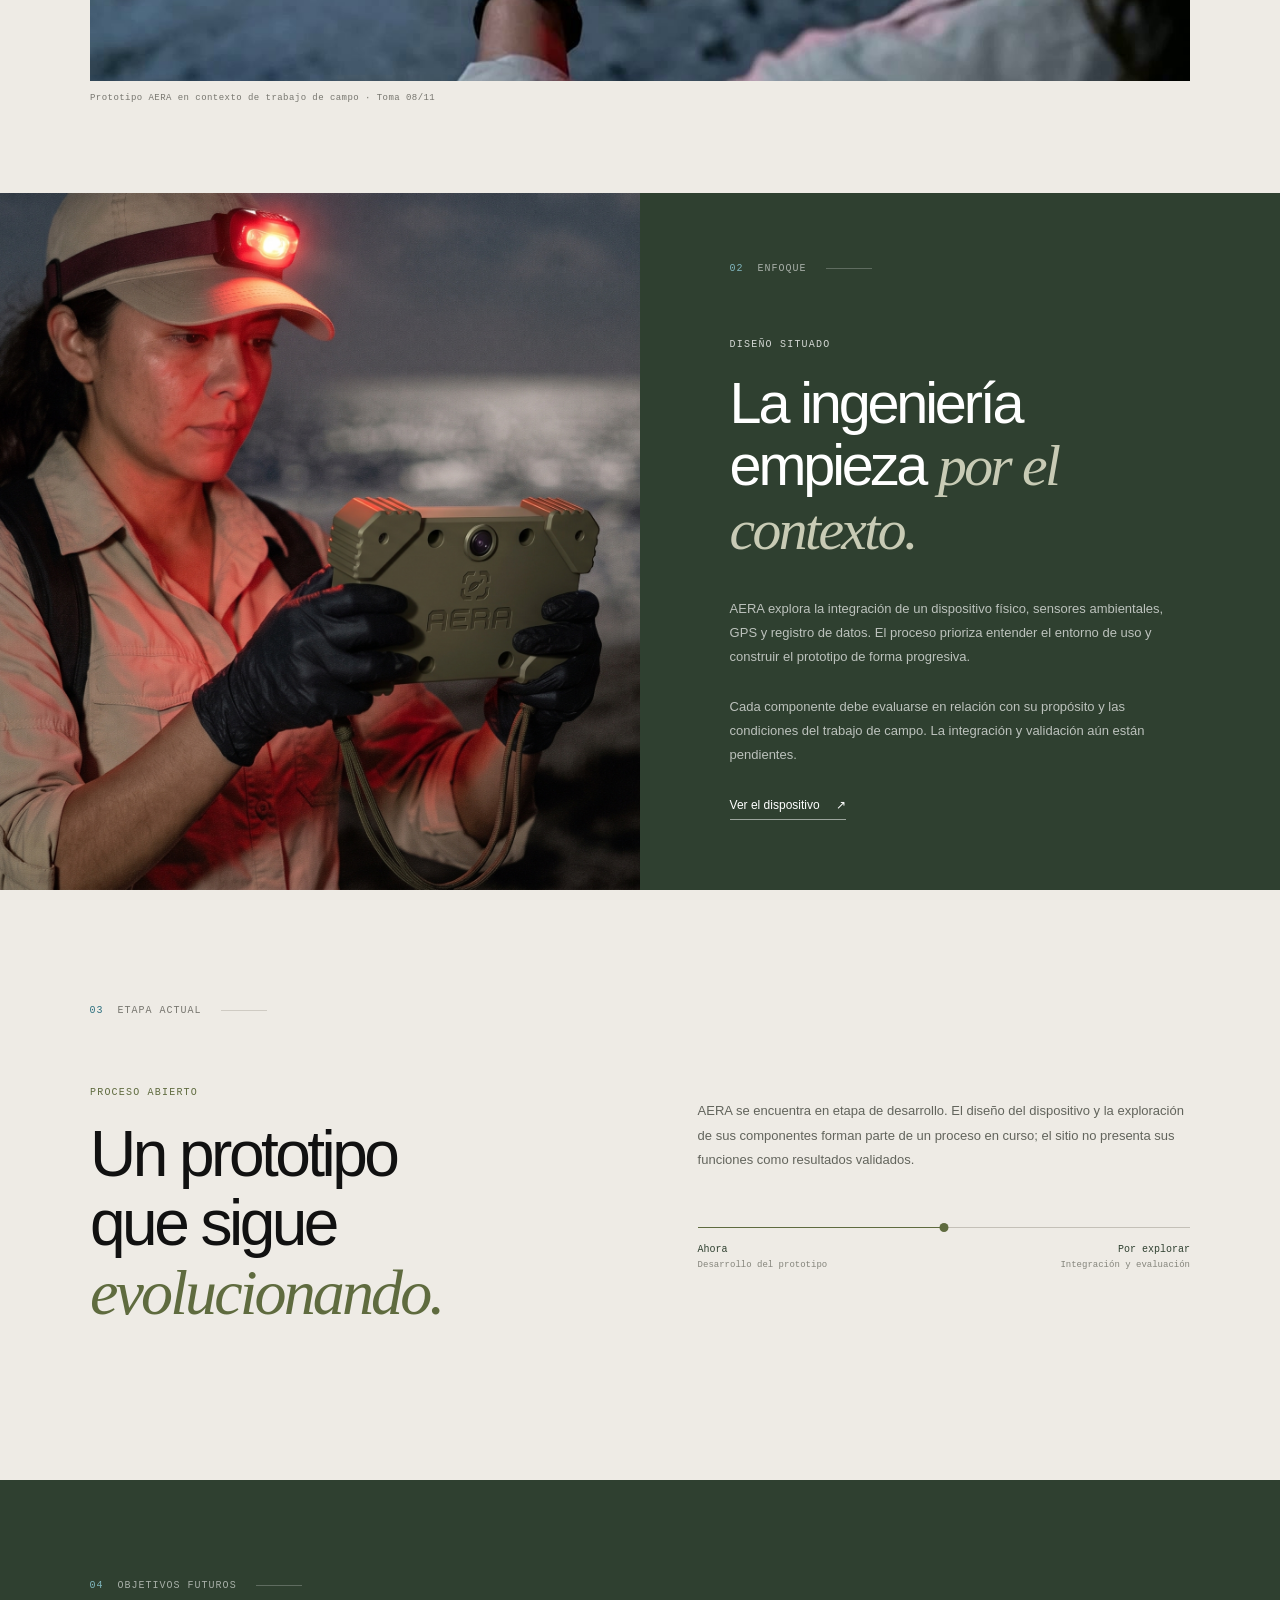
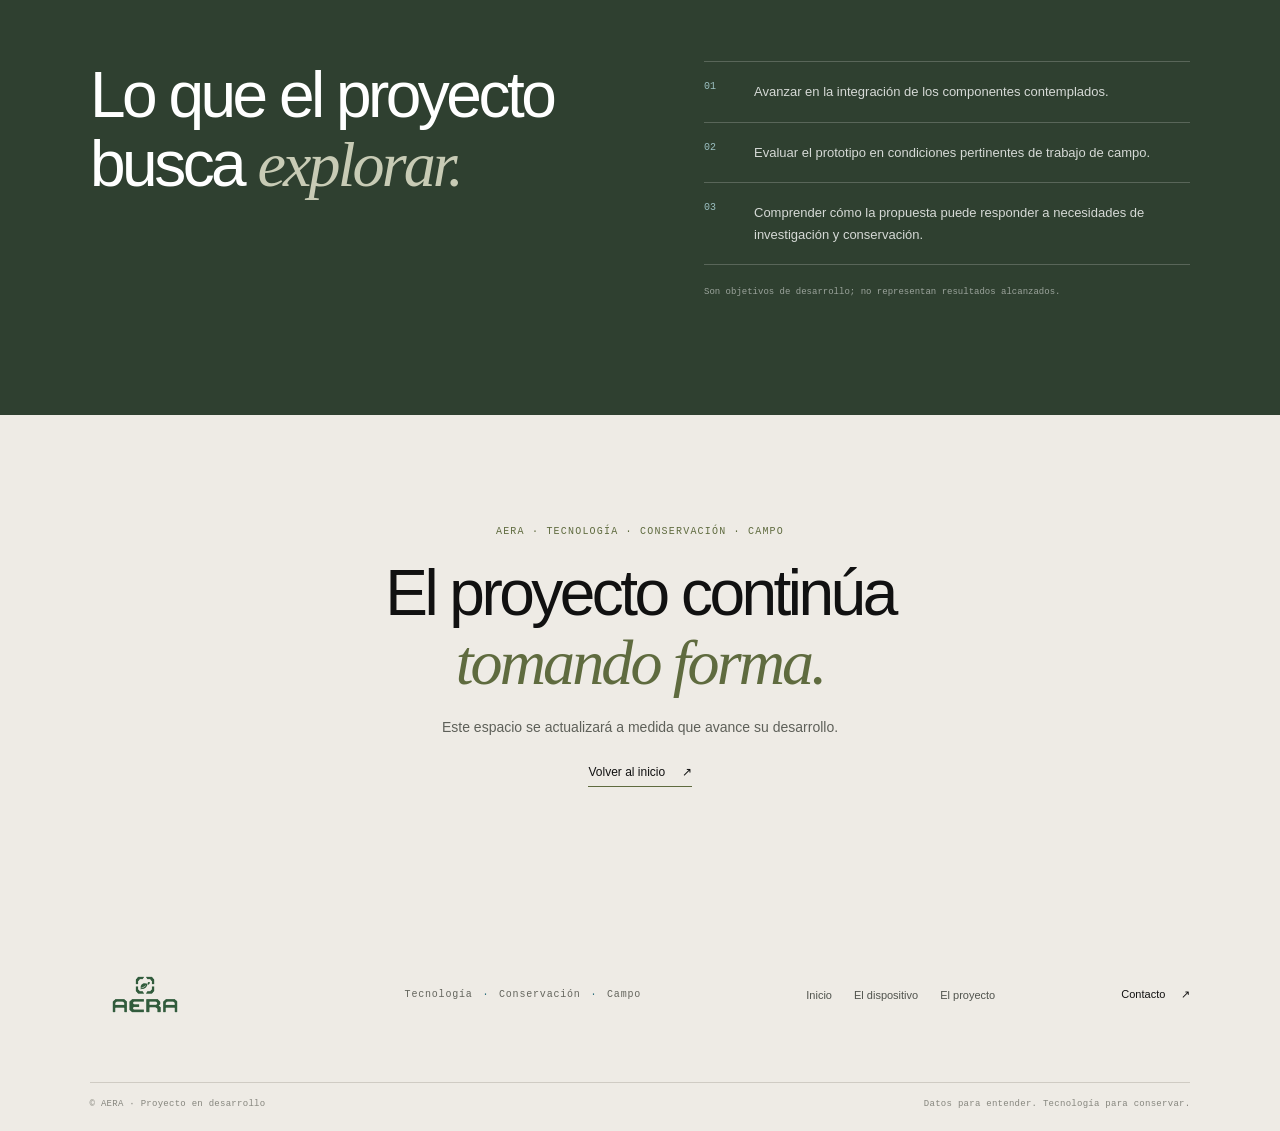
<file: proyecto.html>
<!doctype html>
<html lang="es">
<head>
  <meta charset="utf-8"><meta name="viewport" content="width=device-width, initial-scale=1"><meta name="theme-color" content="#2f4030">
  <meta name="description" content="Conoce el contexto, la motivación y los objetivos de desarrollo del proyecto AERA.">
  <title>El proyecto — AERA</title><link rel="icon" href="assets/brand/AERA%20LOGO%20VERDE.png"><link rel="stylesheet" href="assets/css/site.css"><script src="assets/js/site.js" defer></script>
</head>
<body><a class="skip-link" href="#contenido">Saltar al contenido</a>
  <header class="site-header"><a class="brand" href="index.html" aria-label="AERA, inicio"><img src="assets/brand/AERA%20LOGO%20NEGRO%20(1).png" alt="AERA"></a><button class="menu-toggle" aria-expanded="false" aria-controls="site-nav" aria-label="Abrir menú"><span></span><span></span></button><nav class="site-nav" id="site-nav" aria-label="Navegación principal"><a href="index.html">Inicio</a><a href="dispositivo.html">El dispositivo</a><a aria-current="page" href="proyecto.html">El proyecto</a><a class="nav-cta" href="#contacto">Conoce AERA <span aria-hidden="true">↗</span></a></nav></header>
  <main id="contenido">
    <section class="project-hero"><img src="assets/enviroment/toma02_recorrido_noche.jpeg" alt="Equipo de campo recorre una playa durante una jornada nocturna" fetchpriority="high"><div class="project-hero-shade"></div><div class="project-hero-content"><p class="eyebrow eyebrow-light"><span class="eyebrow-dot"></span> Cada aleta cuenta · Investigación · Conservación</p><h1>Una pregunta<br>que se convierte <em>en proyecto.</em></h1><p>AERA es un producto que surge de Cada aleta cuenta y explora cómo acercar la tecnología al trabajo de investigación y conservación en campo.</p></div><div class="hero-caption"><span>El proyecto Cada aleta cuenta</span><span>En desarrollo</span></div></section>
    <section class="section project-intro"><div class="section-label"><span>01</span><span>Motivación</span><i></i></div><div class="project-intro-grid"><p class="large-statement">De Cada aleta cuenta surge <em>AERA.</em></p><div><p>Cada aleta cuenta es el proyecto del que surge AERA como producto tecnológico. Su desarrollo parte del trabajo de campo en entornos costeros y del interés por apoyar la investigación y la conservación con herramientas pensadas para ese contexto.</p><p>AERA continúa en etapa de prototipo. Su diseño y sus componentes se encuentran en desarrollo, y todavía requieren integración y validación.</p></div></div><figure class="project-wide-image"><video class="project-video" autoplay muted loop playsinline preload="metadata" poster="assets/enviroment/clips/toma08_11_poster.jpg" aria-label="Video del prototipo AERA utilizado durante una jornada de campo nocturna"><source src="assets/enviroment/clips/toma08_11_v2.mp4" type="video/mp4"><p>Tu navegador no puede reproducir este video.</p></video><figcaption>Prototipo AERA en contexto de trabajo de campo · Toma 08/11</figcaption></figure></section>
    <section class="approach-section"><div class="approach-image"><img src="assets/enviroment/toma06_enciende_noche.jpeg" alt="Integrante del equipo prepara el equipo durante una jornada nocturna" loading="lazy"></div><div class="approach-copy"><div class="section-label section-label-light"><span>02</span><span>Enfoque</span><i></i></div><p class="eyebrow eyebrow-light">Diseño situado</p><h2>La ingeniería empieza <em>por el contexto.</em></h2><p>AERA explora la integración de un dispositivo físico, sensores ambientales, GPS y registro de datos. El proceso prioriza entender el entorno de uso y construir el prototipo de forma progresiva.</p><p>Cada componente debe evaluarse en relación con su propósito y las condiciones del trabajo de campo. La integración y validación aún están pendientes.</p><a class="text-link text-link-light" href="dispositivo.html">Ver el dispositivo <span aria-hidden="true">↗</span></a></div></section>
    <section class="section stage-section"><div class="section-label"><span>03</span><span>Etapa actual</span><i></i></div><div class="stage-grid"><div><p class="eyebrow">Proceso abierto</p><h2>Un prototipo<br>que sigue <em>evolucionando.</em></h2></div><div><p>AERA se encuentra en etapa de desarrollo. El diseño del dispositivo y la exploración de sus componentes forman parte de un proceso en curso; el sitio no presenta sus funciones como resultados validados.</p><div class="stage-track"><div class="stage-line"><span></span></div><div class="stage-labels"><span><strong>Ahora</strong>Desarrollo del prototipo</span><span><strong>Por explorar</strong>Integración y evaluación</span></div></div></div></div></section>
    <section class="future-section"><div class="section-label section-label-light"><span>04</span><span>Objetivos futuros</span><i></i></div><div class="future-grid"><h2>Lo que el proyecto<br>busca <em>explorar.</em></h2><div class="future-list"><p><span>01</span>Avanzar en la integración de los componentes contemplados.</p><p><span>02</span>Evaluar el prototipo en condiciones pertinentes de trabajo de campo.</p><p><span>03</span>Comprender cómo la propuesta puede responder a necesidades de investigación y conservación.</p><small>Son objetivos de desarrollo; no representan resultados alcanzados.</small></div></div></section>
    <section class="contact-note" id="contacto"><p class="eyebrow">AERA · Tecnología · Conservación · Campo</p><h2>El proyecto continúa <em>tomando forma.</em></h2><p>Este espacio se actualizará a medida que avance su desarrollo.</p><a class="text-link" href="index.html">Volver al inicio <span aria-hidden="true">↗</span></a></section>
  </main>
  <footer class="site-footer"><div class="footer-main"><a class="footer-brand" href="index.html"><img src="assets/brand/AERA%20LOGO%20VERDE.png" alt="AERA"></a><p class="footer-motto">Tecnología <span>·</span> Conservación <span>·</span> Campo</p><nav class="footer-nav" aria-label="Navegación del pie de página"><a href="index.html">Inicio</a><a href="dispositivo.html">El dispositivo</a><a href="proyecto.html">El proyecto</a></nav><a class="footer-contact" href="#contacto">Contacto <span aria-hidden="true">↗</span></a></div><div class="footer-bottom"><span>© AERA · Proyecto en desarrollo</span><span>Datos para entender. Tecnología para conservar.</span></div></footer>
</body></html>
</file>
<file: assets/css/site.css>
:root{--forest:#2f4030;--cream:#eeebe5;--warm:#cfcbc3;--olive:#5f6b3f;--ocean:#2f7180;--black:#111;--white:#fff;--serif:Georgia,'Times New Roman',serif;--sans:'DM Sans',Arial,sans-serif;--display:Manrope,'DM Sans',Arial,sans-serif;--mono:'DM Mono',monospace;--gutter:clamp(24px,7vw,112px)}
*{box-sizing:border-box}html{scroll-behavior:smooth;scroll-padding-top:90px}body{margin:0;background:var(--cream);color:var(--black);font-family:var(--sans);-webkit-font-smoothing:antialiased}img{display:block;max-width:100%}a{color:inherit;text-decoration:none}button{font:inherit}.skip-link{position:fixed;z-index:100;top:10px;left:10px;padding:12px 16px;background:var(--cream);color:var(--black);transform:translateY(-150%)}.skip-link:focus{transform:none}.site-header{position:absolute;z-index:20;top:0;left:0;width:100%;height:92px;padding:0 var(--gutter);display:flex;align-items:center;justify-content:space-between;border-bottom:1px solid rgba(255,255,255,.24);color:#fff}.brand{width:112px;display:block;filter:brightness(0) invert(1)}.brand img{width:100%;height:auto}.site-nav{display:flex;align-items:center;gap:clamp(22px,3.8vw,60px);font-size:12px;letter-spacing:.04em}.site-nav a{transition:opacity .2s ease}.site-nav a:hover,.site-nav a[aria-current=page]{opacity:.67}.nav-cta{border:1px solid rgba(255,255,255,.58);padding:13px 18px;border-radius:2px}.nav-cta span,.button span,.text-link span,.footer-contact span{margin-left:13px}.menu-toggle{display:none}.hero{height:min(900px,100svh);min-height:680px;position:relative;display:flex;align-items:flex-end;color:#fff;background:var(--forest);overflow:hidden}.hero-image,.hero-shade,.project-hero>img,.project-hero-shade,.project-band>img,.project-band-shade{position:absolute;inset:0;width:100%;height:100%;object-fit:cover}.hero-image{object-position:center 43%;animation:hero-reveal 1.1s ease both}.hero-shade{background:linear-gradient(90deg,rgba(8,18,15,.69) 0%,rgba(8,18,15,.22) 66%,rgba(8,18,15,.14)),linear-gradient(0deg,rgba(8,18,15,.35),transparent 42%)}.hero-frame{position:absolute;inset:116px 34px 36px;border:1px solid rgba(255,255,255,.38);pointer-events:none}.hero-content{position:relative;z-index:2;max-width:900px;padding:0 var(--gutter) 116px}.eyebrow{margin:0 0 20px;color:var(--olive);font:500 10px/1.4 var(--mono);letter-spacing:.12em;text-transform:uppercase}.eyebrow-light{color:rgba(255,255,255,.79)}.eyebrow-dot{display:inline-block;width:6px;height:6px;border-radius:50%;background:var(--ocean);margin-right:9px;vertical-align:1px}.hero h1,.page-hero h1,.project-hero h1{font:500 clamp(48px,7vw,100px)/.99 var(--display);letter-spacing:-.065em;margin:0;max-width:900px}.hero h1 em,.page-hero h1 em,.project-hero h1 em,h2 em{font-family:var(--serif);font-weight:400;letter-spacing:-.045em}.hero-copy{max-width:490px;margin:24px 0 28px;font-size:15px;line-height:1.75;color:rgba(255,255,255,.88)}.button{display:inline-flex;align-items:center;justify-content:space-between;gap:24px;padding:17px 20px;min-width:205px;font-size:12px;transition:background .25s,color .25s,transform .25s}.button:hover{transform:translateY(-2px)}.button-light{background:var(--cream);color:var(--black)}.button-light:hover{background:#fff}.hero-caption{position:absolute;z-index:2;right:var(--gutter);bottom:47px;display:flex;gap:24px;color:rgba(255,255,255,.75);font:10px var(--mono);letter-spacing:.06em}.scroll-cue{position:absolute;bottom:40px;left:50%;z-index:2;height:42px;width:20px;display:flex;justify-content:center}.scroll-cue span{height:38px;width:1px;background:rgba(255,255,255,.75);transform-origin:top;animation:cue 1.8s ease infinite}.section{position:relative;padding:120px var(--gutter)}.section-label{display:flex;align-items:center;gap:14px;font:10px var(--mono);letter-spacing:.1em;text-transform:uppercase;color:#77766f}.section-label>span:first-child{color:var(--ocean)}.section-label i{height:1px;width:46px;background:var(--warm);margin-left:5px}.section-label-light{color:rgba(255,255,255,.58)}.section-label-light i{background:rgba(255,255,255,.23)}.section-label-light>span:first-child{color:#80b6be}.purpose-grid{display:grid;grid-template-columns:.82fr 1.18fr;align-items:center;gap:clamp(55px,10vw,160px);max-width:1260px;margin:65px auto 0}.purpose-copy{max-width:440px;padding-left:5vw}.purpose h2,.device-copy h2,.feature-heading h2,.overview-grid h2,.components-intro h2,.flow-heading h2,.device-note h2,.approach-copy h2,.stage-grid h2,.future-grid h2,.contact-note h2{font:500 clamp(38px,5vw,68px)/1.08 var(--display);letter-spacing:-.055em;margin:0 0 23px}.purpose h2 em,.feature-heading h2 em,.overview-grid h2 em,.components-intro h2 em,.flow-heading h2 em,.approach-copy h2 em,.stage-grid h2 em,.future-grid h2 em,.contact-note h2 em{color:var(--olive)}.purpose-copy>p:not(.eyebrow),.device-copy>p:not(.eyebrow),.overview-grid>div p,.components-intro>p:not(.eyebrow),.flow-heading>p:not(.eyebrow),.approach-copy>p:not(.eyebrow),.stage-grid>div>p:not(.eyebrow),.contact-note>p:not(.eyebrow){font-size:14px;line-height:1.85;color:#5e6059}.text-link{display:inline-block;margin-top:18px;padding-bottom:7px;border-bottom:1px solid var(--olive);font-size:12px;transition:color .2s}.text-link:hover{color:var(--ocean)}.purpose-image{margin:0;position:relative}.purpose-image img{width:100%;height:540px;object-fit:cover;object-position:center}.image-corner:before,.image-corner:after{content:'';position:absolute;width:50px;height:50px;z-index:1;pointer-events:none}.image-corner:before{top:-10px;left:-10px;border-left:1px solid var(--olive);border-top:1px solid var(--olive)}.image-corner:after{right:-10px;bottom:32px;border-right:1px solid var(--olive);border-bottom:1px solid var(--olive)}.purpose-image figcaption{display:flex;justify-content:space-between;padding-top:12px;font:9px var(--mono);color:#77766f;text-transform:uppercase;letter-spacing:.08em}.side-note{position:absolute;left:22px;top:50%;writing-mode:vertical-rl;transform:rotate(180deg);font:9px var(--mono);letter-spacing:.15em;color:#999}.section-dark{background:var(--forest);color:#fff}.device-section{padding:120px var(--gutter) 130px}.device-grid{max-width:1240px;margin:auto;display:grid;grid-template-columns:.88fr 1.12fr;gap:7vw;align-items:center}.device-copy .section-label{margin-bottom:80px}.device-copy h2{font-size:clamp(44px,5.6vw,76px);max-width:580px}.device-copy h2 em{color:#c8cbb5}.device-copy>p:not(.eyebrow){max-width:450px;color:rgba(255,255,255,.72)}.device-copy .fine-print{font-size:11px!important;color:rgba(255,255,255,.52)!important;margin-top:18px}.text-link-light{color:#fff;border-color:rgba(255,255,255,.52)}.text-link-light:hover{color:#b6d7d8}.device-visual{position:relative;margin:0;padding:28px 0 45px}.device-visual img{position:relative;z-index:1;width:100%;mix-blend-mode:screen}.device-visual figcaption{position:absolute;bottom:10px;left:0;font:9px var(--mono);color:rgba(255,255,255,.55);letter-spacing:.04em}.device-orbit{position:absolute;width:76%;aspect-ratio:1;left:12%;top:10%;border:1px solid rgba(255,255,255,.1);border-radius:50%}.device-orbit:before,.device-orbit:after{content:'';position:absolute;inset:12%;border:1px solid rgba(255,255,255,.08);border-radius:50%}.device-orbit:after{inset:25%}.device-index{position:absolute;top:8px;right:0;color:rgba(255,255,255,.42);font:10px var(--mono)}.features{padding-top:118px;padding-bottom:140px}.feature-heading{max-width:1100px;margin:65px auto 60px}.feature-heading h2{font-size:clamp(45px,6vw,78px)}.feature-grid{max-width:1100px;margin:auto;display:grid;grid-template-columns:1.04fr .84fr;gap:clamp(38px,8vw,120px);align-items:start}.feature-card{min-width:0}.feature-card-offset{margin-top:135px}.feature-image{position:relative;display:block;overflow:hidden;background:var(--warm)}.feature-image img{width:100%;height:380px;object-fit:cover;transition:transform .6s cubic-bezier(.2,.6,.2,1)}.feature-image:hover img{transform:scale(1.025)}.feature-card-offset .feature-image img{height:310px}.image-number{position:absolute;left:16px;bottom:15px;color:#fff;font:9px var(--mono);letter-spacing:.08em;text-shadow:0 1px 12px #000}.feature-text{position:relative;padding:28px 35px 10px 0}.feature-text .eyebrow{margin-bottom:13px}.feature-text h3{font:500 clamp(22px,2.6vw,32px)/1.2 var(--display);letter-spacing:-.04em;margin:0 0 13px}.feature-text>p:not(.eyebrow){font-size:13px;line-height:1.75;color:#66665f;max-width:410px}.arrow-link{position:absolute;right:0;top:28px;font-size:18px;transition:transform .2s}.arrow-link:hover{transform:translate(3px,-3px)}.project-band{position:relative;min-height:620px;height:72vh;max-height:850px;color:#fff;display:flex;align-items:center;overflow:hidden}.project-band>img{object-position:center 45%}.project-band-shade{background:linear-gradient(90deg,rgba(15,29,20,.83),rgba(15,29,20,.32) 70%),linear-gradient(0deg,rgba(15,29,20,.26),transparent 65%)}.project-band-content{position:relative;z-index:1;padding:40px var(--gutter);max-width:850px}.project-band h2{font:500 clamp(56px,8vw,100px)/.98 var(--display);letter-spacing:-.065em;margin:0 0 22px}.project-band h2 em{font-family:var(--serif);font-weight:400}.project-band-content>p:not(.eyebrow){max-width:440px;font-size:14px;line-height:1.8;color:rgba(255,255,255,.83);margin-bottom:27px}.band-mark{position:absolute;z-index:1;right:var(--gutter);bottom:40px;font:9px/1.8 var(--mono);letter-spacing:.08em;color:rgba(255,255,255,.75);text-align:right}.site-footer{padding:55px var(--gutter) 22px;background:var(--cream)}.footer-main{display:grid;grid-template-columns:1fr 1.3fr 1fr auto;align-items:center;gap:26px;padding-bottom:45px}.footer-brand{width:110px}.footer-brand img{width:100%}.footer-motto{font:10px var(--mono);letter-spacing:.08em;color:#64655d}.footer-motto span{color:var(--ocean);padding:0 3px}.footer-nav{display:flex;gap:22px;font-size:11px;color:#50534d}.footer-nav a:hover,.footer-contact:hover{color:var(--ocean)}.footer-contact{font-size:11px}.footer-bottom{border-top:1px solid var(--warm);padding-top:16px;display:flex;justify-content:space-between;font:9px var(--mono);color:#86867e;letter-spacing:.03em}

/* Internal pages */
.page-hero{min-height:760px;padding:145px var(--gutter) 85px;background:var(--cream);display:grid;grid-template-columns:1fr 1.05fr;align-items:center;gap:4vw;position:relative;overflow:hidden}.page-hero-copy{max-width:610px;padding-left:4vw;position:relative;z-index:1}.page-hero h1{font-size:clamp(56px,7vw,90px);color:var(--forest)}.page-hero-copy>p:not(.eyebrow){max-width:430px;margin-top:25px;color:#62645c;font-size:15px;line-height:1.8}.page-meta{margin-top:42px;display:flex;gap:26px;font:9px var(--mono);text-transform:uppercase;letter-spacing:.06em;color:#74766e}.page-meta span+span{color:var(--ocean)}.page-product{position:relative;margin:0;background:#e2dfd7;min-height:400px;display:grid;place-items:center}.page-product img{width:100%;mix-blend-mode:multiply}.page-product figcaption{position:absolute;bottom:14px;left:18px;font:9px var(--mono);color:#77766f}.corner{position:absolute;width:30px;height:30px}.corner-tl{top:12px;left:12px;border-left:1px solid var(--olive);border-top:1px solid var(--olive)}.corner-br{right:12px;bottom:12px;border-right:1px solid var(--olive);border-bottom:1px solid var(--olive)}.device-overview{padding-top:110px;padding-bottom:125px}.overview-grid{max-width:1040px;margin:75px auto 0;display:grid;grid-template-columns:1fr 1fr;gap:9vw}.overview-grid h2{font-size:clamp(42px,5.1vw,65px)}.overview-grid>div{padding-top:5px}.overview-grid>div p{margin:0 0 16px}.components-section{padding:105px var(--gutter) 120px}.components-intro{max-width:1040px;margin:65px auto 55px;display:grid;grid-template-columns:1fr 1fr;column-gap:8vw;align-items:end}.components-intro .eyebrow{grid-column:1/-1}.components-intro h2{color:#fff;font-size:clamp(44px,5.4vw,68px);margin:0}.components-intro h2 em{color:#c8cbb5}.components-intro>p:not(.eyebrow){color:rgba(255,255,255,.63);font-size:13px;line-height:1.8;max-width:370px;margin:0 0 7px}.component-list{max-width:1040px;margin:auto;border-top:1px solid rgba(255,255,255,.25)}.component-list article{display:grid;grid-template-columns:60px 1fr auto;gap:20px;align-items:start;padding:26px 0 29px;border-bottom:1px solid rgba(255,255,255,.2)}.component-index{color:#9bbfc0;font:11px var(--mono);padding-top:6px}.component-list h3{font:500 20px var(--display);margin:0 0 8px}.component-list article p{margin:0;max-width:600px;color:rgba(255,255,255,.63);font-size:12px;line-height:1.7}.component-status{font:9px var(--mono);text-transform:uppercase;letter-spacing:.07em;color:#c9cfba;padding-top:7px}.flow-section{padding-top:115px;padding-bottom:130px}.flow-heading{max-width:1040px;margin:65px auto 52px}.flow-heading h2{font-size:clamp(43px,5.6vw,70px)}.flow-heading>p:not(.eyebrow){max-width:460px}.flow-diagram{max-width:1000px;margin:auto;display:grid;grid-template-columns:1fr 80px 1fr 80px 1fr;align-items:center}.flow-node{min-height:190px;border:1px solid #d2cfc7;padding:24px;display:flex;flex-direction:column;align-items:flex-start;justify-content:center;position:relative;background:rgba(255,255,255,.19)}.flow-node-accent{background:var(--forest);color:#fff;border-color:var(--forest)}.flow-symbol{font:28px var(--serif);color:var(--ocean);margin-bottom:14px}.flow-node-accent .flow-symbol{color:#9abfc1}.flow-node h3{font:500 17px var(--display);margin:0 0 5px}.flow-node p{font:10px var(--mono);color:#77766f;margin:0}.flow-node-accent p{color:rgba(255,255,255,.63)}.flow-connector{height:1px;background:#9d9b91;display:flex;align-items:center;justify-content:center}.flow-connector span{background:var(--cream);padding:0 12px;color:var(--olive);font-size:18px}.diagram-note{max-width:1000px;margin:23px auto 0;font:10px/1.7 var(--mono);color:#76776e}.diagram-note span{color:var(--ocean);margin-right:10px}.device-note{padding:75px var(--gutter);display:grid;grid-template-columns:1.2fr 1.2fr auto;gap:6vw;align-items:center;background:#263628;color:#fff}.device-note h2{font-size:clamp(32px,4vw,48px);margin:0}.device-note>p{font-size:12px;line-height:1.8;color:rgba(255,255,255,.7);max-width:420px}.device-note .text-link{white-space:nowrap}.device-note .eyebrow{margin-bottom:13px}
.project-hero{height:min(780px,90svh);min-height:650px;position:relative;display:flex;align-items:flex-end;color:#fff;overflow:hidden;background:var(--forest)}.project-hero>img{object-position:center 43%}.project-hero-shade{background:linear-gradient(90deg,rgba(10,22,16,.74),rgba(10,22,16,.24) 75%),linear-gradient(0deg,rgba(10,22,16,.35),transparent 65%)}.project-hero-content{position:relative;z-index:1;padding:80px var(--gutter) 105px;max-width:940px}.project-hero h1{font-size:clamp(56px,7.6vw,100px)}.project-hero-content>p:not(.eyebrow){max-width:480px;font-size:14px;line-height:1.8;color:rgba(255,255,255,.83)}.project-hero .hero-caption{bottom:40px}.project-intro{padding-bottom:90px}.project-intro-grid{max-width:1100px;margin:70px auto 80px;display:grid;grid-template-columns:1.05fr .95fr;gap:10vw;align-items:start}.large-statement{font:500 clamp(38px,5vw,62px)/1.14 var(--display);letter-spacing:-.05em;margin:0}.large-statement em{font:400 1em var(--serif);color:var(--olive)}.project-intro-grid>div p{font-size:13px;line-height:1.9;color:#62645c;margin:0 0 16px}.project-wide-image{max-width:1100px;margin:0 auto}.project-wide-image img{width:100%;height:440px;object-fit:cover;object-position:center 42%}.project-wide-image figcaption{margin-top:12px;font:9px var(--mono);letter-spacing:.05em;color:#77766f}.approach-section{display:grid;grid-template-columns:1fr 1fr;background:var(--forest);color:#fff}.approach-image{min-height:640px}.approach-image img{width:100%;height:100%;object-fit:cover}.approach-copy{padding:70px clamp(35px,7vw,100px);display:flex;flex-direction:column;align-items:flex-start;justify-content:center}.approach-copy .section-label{width:100%;margin-bottom:64px}.approach-copy h2{font-size:clamp(40px,4.5vw,61px)}.approach-copy h2 em{color:#c8cbb5}.approach-copy>p:not(.eyebrow){color:rgba(255,255,255,.68);max-width:470px;font-size:13px}.stage-section{padding-top:115px;padding-bottom:130px}.stage-grid{max-width:1100px;margin:70px auto 0;display:grid;grid-template-columns:1fr 1fr;gap:9vw}.stage-grid h2{font-size:clamp(43px,5vw,65px)}.stage-grid>div>p:not(.eyebrow){font-size:13px;line-height:1.9;color:#62645c}.stage-track{margin-top:54px}.stage-line{height:1px;background:#c4c0b7;position:relative}.stage-line:before{content:'';position:absolute;left:0;width:50%;height:1px;background:var(--olive)}.stage-line span{position:absolute;left:50%;top:-4px;width:9px;height:9px;border-radius:50%;background:var(--olive);transform:translateX(-50%)}.stage-labels{display:flex;justify-content:space-between;margin-top:16px;font:9px var(--mono);color:#85857c}.stage-labels span:last-child{text-align:right}.stage-labels strong{display:block;font:10px var(--mono);color:var(--forest);margin-bottom:5px}.future-section{background:var(--forest);color:#fff;padding:100px var(--gutter) 115px}.future-grid{max-width:1100px;margin:70px auto 0;display:grid;grid-template-columns:1fr 1fr;gap:10vw}.future-grid h2{font-size:clamp(42px,5vw,65px)}.future-grid h2 em{color:#c8cbb5}.future-list p{display:grid;grid-template-columns:40px 1fr;gap:10px;margin:0;padding:19px 0;border-bottom:1px solid rgba(255,255,255,.2);font-size:13px;line-height:1.65;color:rgba(255,255,255,.8)}.future-list p:first-child{border-top:1px solid rgba(255,255,255,.2)}.future-list p span{font:10px var(--mono);color:#9bbfc0}.future-list small{display:block;margin-top:20px;font:9px/1.7 var(--mono);color:rgba(255,255,255,.52)}.contact-note{padding:110px var(--gutter);text-align:center}.contact-note h2{max-width:700px;margin:0 auto 17px}.contact-note>p:not(.eyebrow){margin:0 auto;max-width:430px}.contact-note .text-link{margin-top:25px}
@keyframes cue{0%,100%{transform:scaleY(.6);opacity:.5}50%{transform:scaleY(1);opacity:1}}@keyframes hero-reveal{from{transform:scale(1.035);opacity:.8}to{transform:scale(1);opacity:1}}
@media(max-width:900px){:root{--gutter:clamp(24px,5vw,56px)}.site-header{height:78px}.purpose-grid{gap:5vw}.purpose-copy{padding-left:0}.purpose-image img{height:440px}.device-grid{gap:4vw}.footer-main{grid-template-columns:1fr 1.5fr 1fr;row-gap:22px}.footer-contact{grid-column:3;grid-row:2}.footer-nav{grid-column:2/4}.page-hero{grid-template-columns:1fr 1fr;gap:2vw}.page-hero-copy{padding-left:0}.device-note{grid-template-columns:1fr 1.2fr;gap:20px}.device-note .text-link{grid-column:2}.feature-image img{height:320px}.feature-card-offset .feature-image img{height:270px}.approach-copy{padding:55px 42px}}
@media(max-width:650px){html{scroll-padding-top:70px}.site-header{height:70px;padding:0 22px}.brand{width:90px}.menu-toggle{display:flex;width:42px;height:42px;align-items:center;justify-content:center;flex-direction:column;gap:6px;border:1px solid rgba(255,255,255,.55);background:transparent;color:#fff;cursor:pointer}.menu-toggle span{height:1px;width:16px;background:currentColor;transition:transform .2s}.menu-toggle[aria-expanded=true] span:first-child{transform:translateY(3.5px) rotate(45deg)}.menu-toggle[aria-expanded=true] span:last-child{transform:translateY(-3.5px) rotate(-45deg)}.site-nav{position:absolute;top:69px;left:0;right:0;display:flex;flex-direction:column;align-items:stretch;gap:0;background:var(--forest);padding:0 22px;max-height:0;overflow:hidden;transition:max-height .3s ease,padding .3s}.site-nav.is-open{max-height:320px;padding:12px 22px 24px}.site-nav a{padding:15px 4px;border-bottom:1px solid rgba(255,255,255,.16)}.site-nav .nav-cta{border:0;padding:15px 4px}.hero{height:92svh;min-height:640px}.hero-frame{inset:87px 14px 18px}.hero-content{padding:0 24px 115px}.hero h1{font-size:clamp(46px,12vw,70px)}.hero-copy{font-size:13px;margin:19px 0 23px;max-width:390px}.hero-caption{bottom:24px;right:24px;left:24px;justify-content:space-between;font-size:8px}.scroll-cue{bottom:51px;left:auto;right:24px}.section{padding:82px 24px}.purpose-grid{grid-template-columns:1fr;gap:39px;margin-top:47px}.purpose-copy{max-width:500px}.purpose h2,.device-copy h2{font-size:clamp(40px,10vw,58px)}.purpose-image img{height:350px}.side-note{display:none}.device-section{padding:82px 24px 95px}.device-grid{grid-template-columns:1fr;gap:20px}.device-copy .section-label{margin-bottom:52px}.device-visual{margin:4px -10px 0;padding:20px 0 42px}.device-visual figcaption{font-size:8px}.features{padding-top:82px;padding-bottom:90px}.feature-heading{margin:48px auto 38px}.feature-heading h2{font-size:clamp(43px,10vw,60px)}.feature-grid{grid-template-columns:1fr;gap:43px}.feature-card-offset{margin-top:0;margin-left:9vw}.feature-image img,.feature-card-offset .feature-image img{height:300px}.feature-text{padding-top:22px}.feature-text h3{font-size:25px}.project-band{height:auto;min-height:650px}.project-band-content{padding:70px 24px}.project-band h2{font-size:clamp(58px,13vw,82px)}.project-band-content>p:not(.eyebrow){font-size:13px}.band-mark{right:24px;bottom:22px}.site-footer{padding:42px 24px 18px}.footer-main{grid-template-columns:1fr 1fr;gap:20px;padding-bottom:30px}.footer-brand{width:90px}.footer-motto{grid-column:1/-1;grid-row:2;margin:0}.footer-nav{grid-column:1/-1;grid-row:3;flex-wrap:wrap;gap:17px}.footer-contact{grid-column:2;grid-row:1;text-align:right}.footer-bottom{gap:12px;align-items:flex-start;font-size:8px;line-height:1.6}.footer-bottom span:last-child{text-align:right}.page-hero{padding:112px 24px 54px;grid-template-columns:1fr;gap:32px}.page-hero h1{font-size:clamp(53px,12vw,76px)}.page-hero-copy>p:not(.eyebrow){font-size:13px}.page-meta{margin-top:25px;gap:15px;font-size:8px}.page-product{min-height:unset}.page-product figcaption{font-size:8px}.device-overview{padding-top:80px;padding-bottom:86px}.overview-grid{grid-template-columns:1fr;gap:18px;margin-top:48px}.overview-grid h2{font-size:clamp(42px,10vw,60px)}.components-section{padding:80px 24px 90px}.components-intro{display:block;margin:48px auto 40px}.components-intro h2{font-size:clamp(43px,10vw,59px)}.components-intro>p:not(.eyebrow){margin-top:19px}.component-list article{grid-template-columns:34px 1fr;gap:10px;padding:22px 0}.component-list h3{font-size:18px}.component-list article p{font-size:11px}.component-status{grid-column:2;padding-top:2px}.flow-section{padding-top:80px;padding-bottom:90px}.flow-heading{margin:47px auto 34px}.flow-heading h2{font-size:clamp(43px,10vw,59px)}.flow-diagram{grid-template-columns:1fr;gap:0}.flow-node{min-height:130px;padding:22px}.flow-connector{height:50px;width:1px;justify-self:center;position:relative}.flow-connector span{padding:8px 0}.diagram-note{font-size:9px}.device-note{padding:60px 24px;grid-template-columns:1fr;gap:15px}.device-note h2{font-size:39px}.device-note>p{margin:0}.device-note .text-link{grid-column:auto;margin-top:6px}.project-hero{height:86svh;min-height:610px}.project-hero-content{padding:70px 24px 100px}.project-hero h1{font-size:clamp(55px,12vw,78px)}.project-hero-content>p:not(.eyebrow){font-size:13px}.project-hero .hero-caption{left:24px;right:24px;bottom:24px}.project-intro{padding-top:80px;padding-bottom:75px}.project-intro-grid{grid-template-columns:1fr;gap:23px;margin:49px auto 48px}.large-statement{font-size:clamp(40px,10vw,58px)}.project-wide-image img{height:300px}.approach-section{grid-template-columns:1fr}.approach-image{min-height:0;height:330px}.approach-copy{padding:50px 24px 70px}.approach-copy .section-label{margin-bottom:48px}.approach-copy h2{font-size:clamp(40px,10vw,57px)}.stage-section{padding-top:80px;padding-bottom:90px}.stage-grid{grid-template-columns:1fr;gap:20px;margin-top:48px}.stage-grid h2{font-size:clamp(43px,10vw,60px)}.stage-track{margin-top:38px}.future-section{padding:80px 24px 90px}.future-grid{grid-template-columns:1fr;gap:10px;margin-top:48px}.future-grid h2{font-size:clamp(43px,10vw,60px)}.contact-note{padding:82px 24px}.contact-note h2{font-size:clamp(37px,9vw,53px)}}
@media(prefers-reduced-motion:reduce){*,*::before,*::after{scroll-behavior:auto!important;animation-duration:.01ms!important;animation-iteration-count:1!important;transition-duration:.01ms!important}}
.project-wide-image video{display:block;width:100%;height:440px;object-fit:cover;background:var(--forest)}
@media(max-width:650px){.project-wide-image video{height:300px}}
.hero-video-link{display:inline-block;margin-left:22px;color:#fff;font-size:12px;border-bottom:1px solid rgba(255,255,255,.5);padding-bottom:7px}.hero-video-link span{margin-left:8px}
.promo-section{background:var(--forest);color:#fff;padding:100px var(--gutter) 112px}.promo-grid{max-width:1200px;margin:65px auto 0;display:grid;grid-template-columns:.72fr 1.28fr;gap:8vw;align-items:center}.promo-copy h2{font:500 clamp(42px,5.5vw,68px)/1.06 var(--display);letter-spacing:-.055em;margin:0 0 18px}.promo-copy h2 em{font:400 1em var(--serif);color:#c8cbb5}.promo-copy>p:not(.eyebrow){font-size:13px;line-height:1.8;color:rgba(255,255,255,.78)}.promo-copy .promo-disclaimer{font-size:10px!important;color:rgba(255,255,255,.52)!important;margin-top:28px}.promo-media{margin:0;min-width:0}.promo-media video{display:block;width:100%;aspect-ratio:16/9;background:#101712;object-fit:cover;border:1px solid rgba(255,255,255,.18)}.promo-media figcaption{display:flex;justify-content:space-between;margin-top:12px;color:rgba(255,255,255,.55);font:9px var(--mono);letter-spacing:.06em;text-transform:uppercase}
@media(max-width:650px){.hero-video-link{margin:22px 0 0;display:block;width:max-content}.promo-section{padding:80px 24px 88px}.promo-grid{grid-template-columns:1fr;gap:30px;margin-top:46px}.promo-copy h2{font-size:clamp(42px,10vw,58px)}.promo-copy .promo-disclaimer{margin-top:18px}.promo-media figcaption{font-size:8px;gap:12px}}

.aera-name{max-width:1100px;margin:105px auto 0;padding-top:38px;border-top:1px solid var(--warm);display:grid;grid-template-columns:.8fr 1.2fr;gap:7vw;align-items:center}.aera-name-intro{max-width:380px}.aera-name-intro h3{font:500 clamp(27px,3vw,39px)/1.1 var(--display);letter-spacing:-.045em;margin:0 0 13px}.aera-name-intro h3 em{font:400 1em var(--serif);color:var(--olive)}.aera-name-intro>p:last-child{font-size:12px;line-height:1.75;color:#62645c;margin:0}.aera-concepts{display:grid;grid-template-columns:repeat(4,1fr);gap:18px}.aera-concepts article{border-left:1px solid var(--warm);padding-left:15px}.aera-concepts article>span{font:italic 20px var(--serif);color:var(--olive)}.aera-concepts h4{font:500 13px var(--display);margin:10px 0 6px}.aera-concepts article p{font:9px/1.6 var(--mono);color:#77766f;margin:0}
@media(max-width:650px){.aera-name{grid-template-columns:1fr;gap:30px;margin-top:65px;padding-top:28px}.aera-concepts{gap:10px}.aera-concepts article{padding-left:9px}.aera-concepts h4{font-size:11px}.aera-concepts article p{font-size:8px}}
</file>
<file: assets/css/promo-section.css>
.promo-section{padding:clamp(82px,9vw,132px) clamp(18px,4vw,64px) clamp(88px,10vw,140px)}
.promo-section>.section-label{max-width:1520px;margin:0 auto}
.promo-grid{display:block;width:100%;max-width:1520px;margin:clamp(42px,6vw,78px) auto 0}
.promo-copy{max-width:780px;margin:0 auto 34px;text-align:center}
.promo-copy .eyebrow{margin-bottom:15px}
.promo-copy h2{font-size:clamp(42px,5.5vw,70px);margin-bottom:14px}
.promo-copy>p:not(.eyebrow){margin:0 auto;max-width:540px}
.promo-copy .promo-disclaimer{margin:13px auto 0!important;max-width:680px;font-size:10px!important}
.promo-media{position:relative;width:100%;margin:0 auto}
.promo-media::after{content:"";position:absolute;inset:0;z-index:2;pointer-events:none;background:linear-gradient(90deg,var(--forest) 0%,transparent 8%,transparent 92%,var(--forest) 100%),linear-gradient(180deg,var(--forest) 0%,transparent 8%,transparent 92%,var(--forest) 100%);opacity:.58}
.promo-media video{border:0;aspect-ratio:16/9;object-fit:cover}
.promo-media figcaption{max-width:1520px;margin:14px auto 0}
@media(max-width:650px){
  .promo-section{padding:78px 15px 86px}
  .promo-grid{margin-top:40px}
  .promo-copy{margin-bottom:24px}
  .promo-copy h2{font-size:clamp(40px,10vw,58px)}
  .promo-media::after{background:linear-gradient(90deg,var(--forest) 0%,transparent 5%,transparent 95%,var(--forest) 100%),linear-gradient(180deg,var(--forest) 0%,transparent 6%,transparent 94%,var(--forest) 100%);opacity:.5}
  .promo-media figcaption{font-size:8px;gap:12px}
  .promo-copy .promo-disclaimer{font-size:9px!important}
}
</file>
